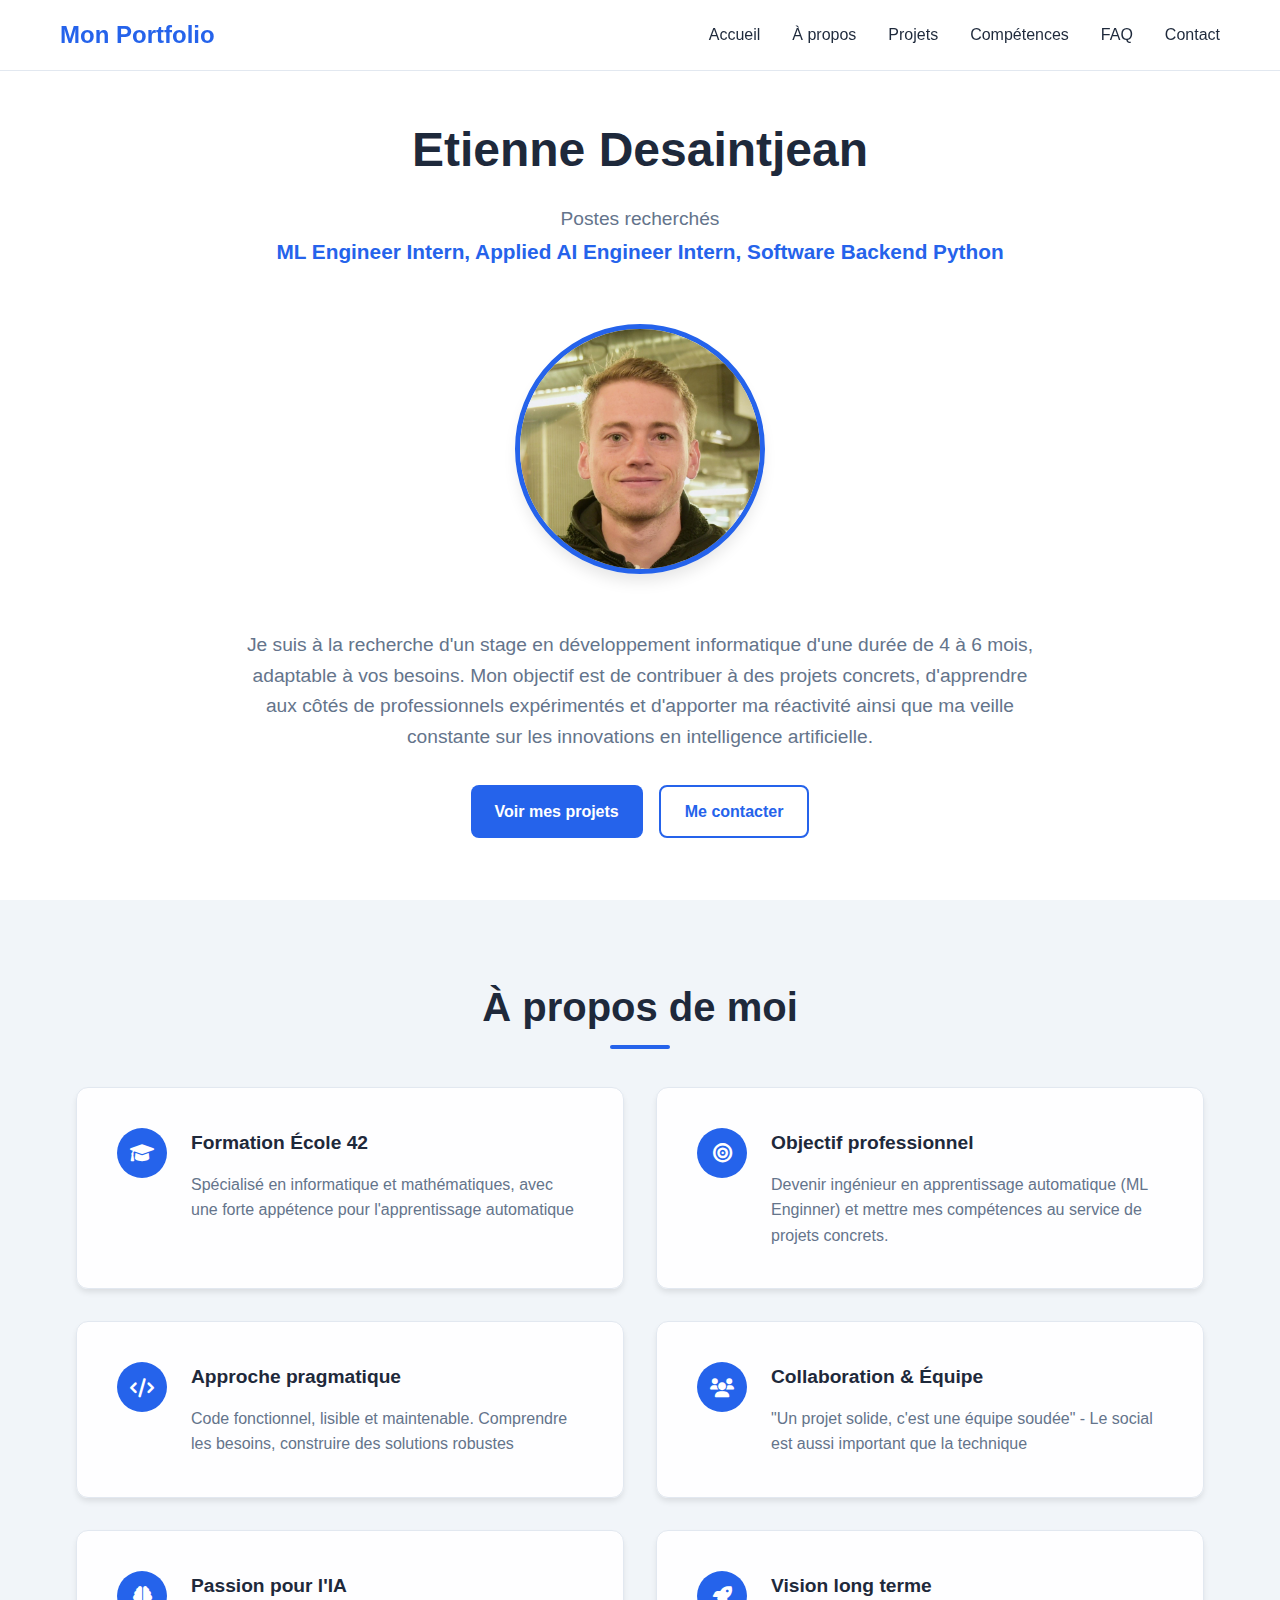
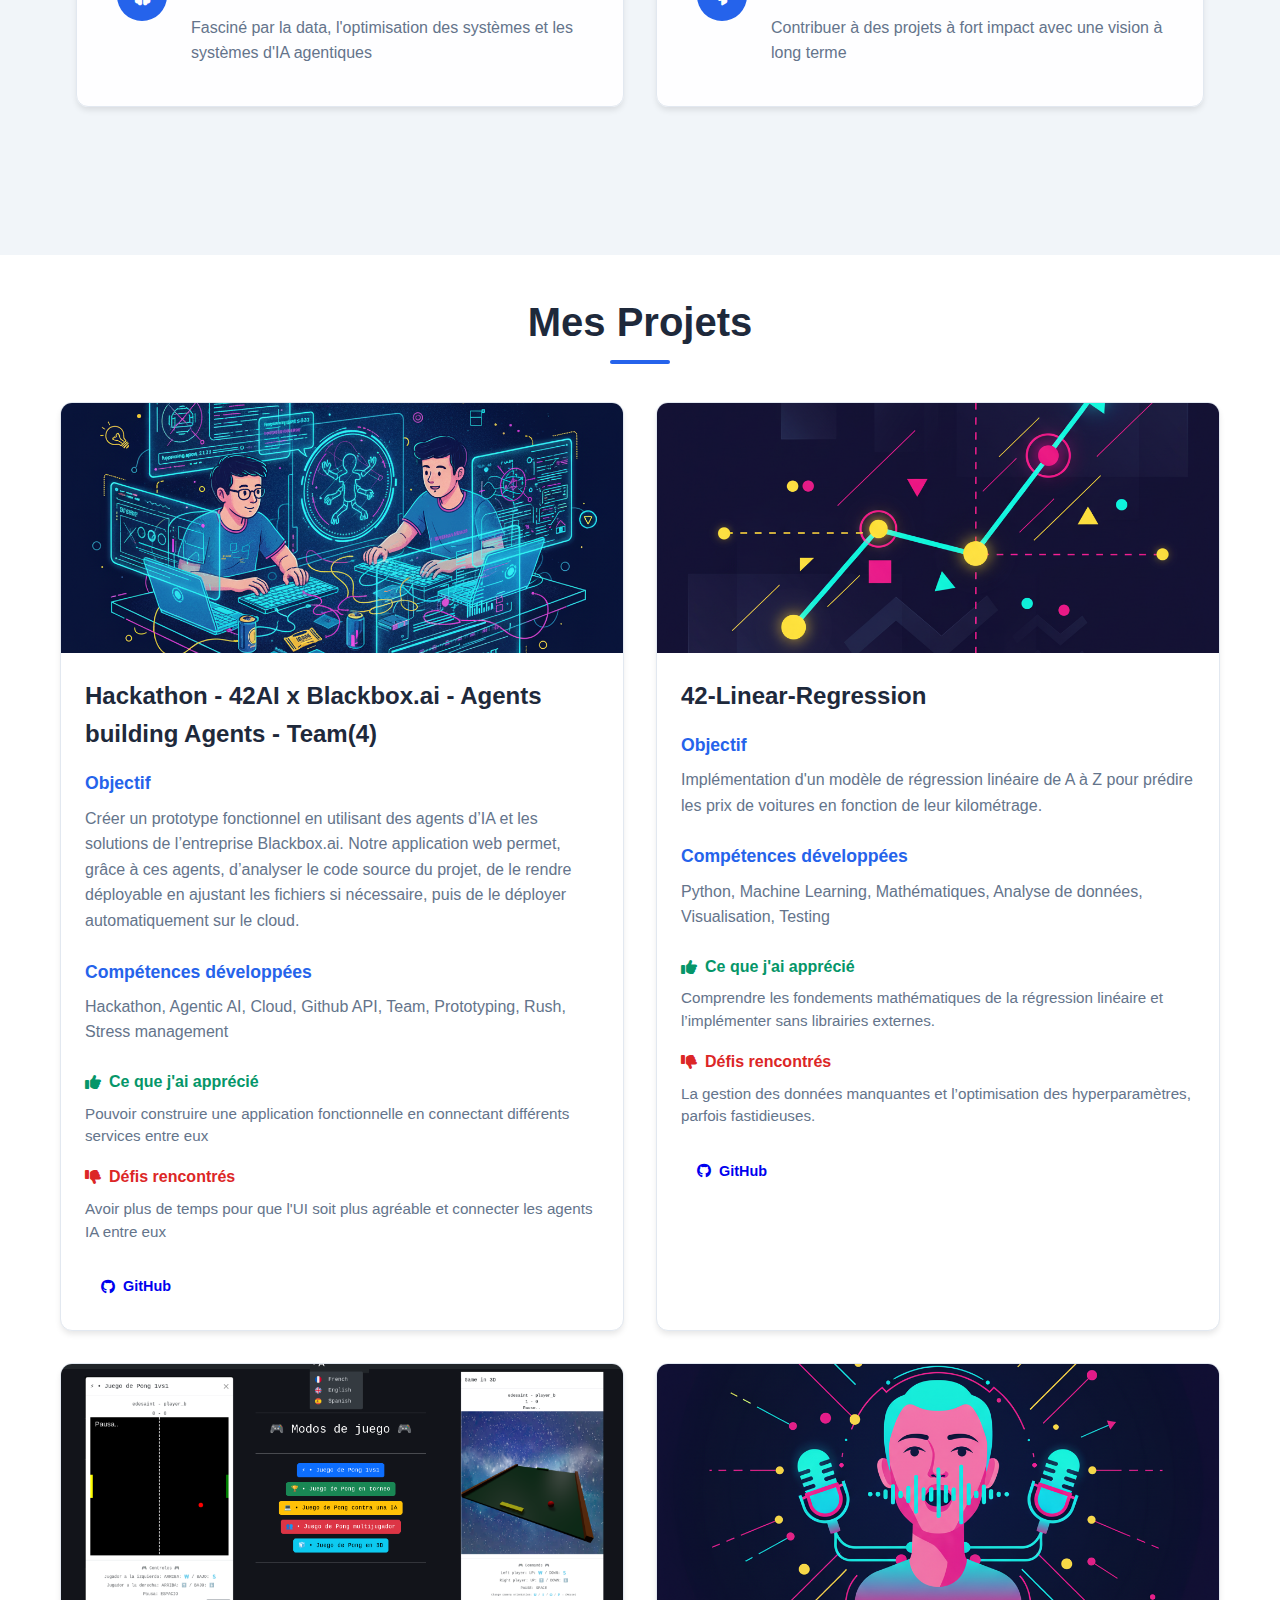
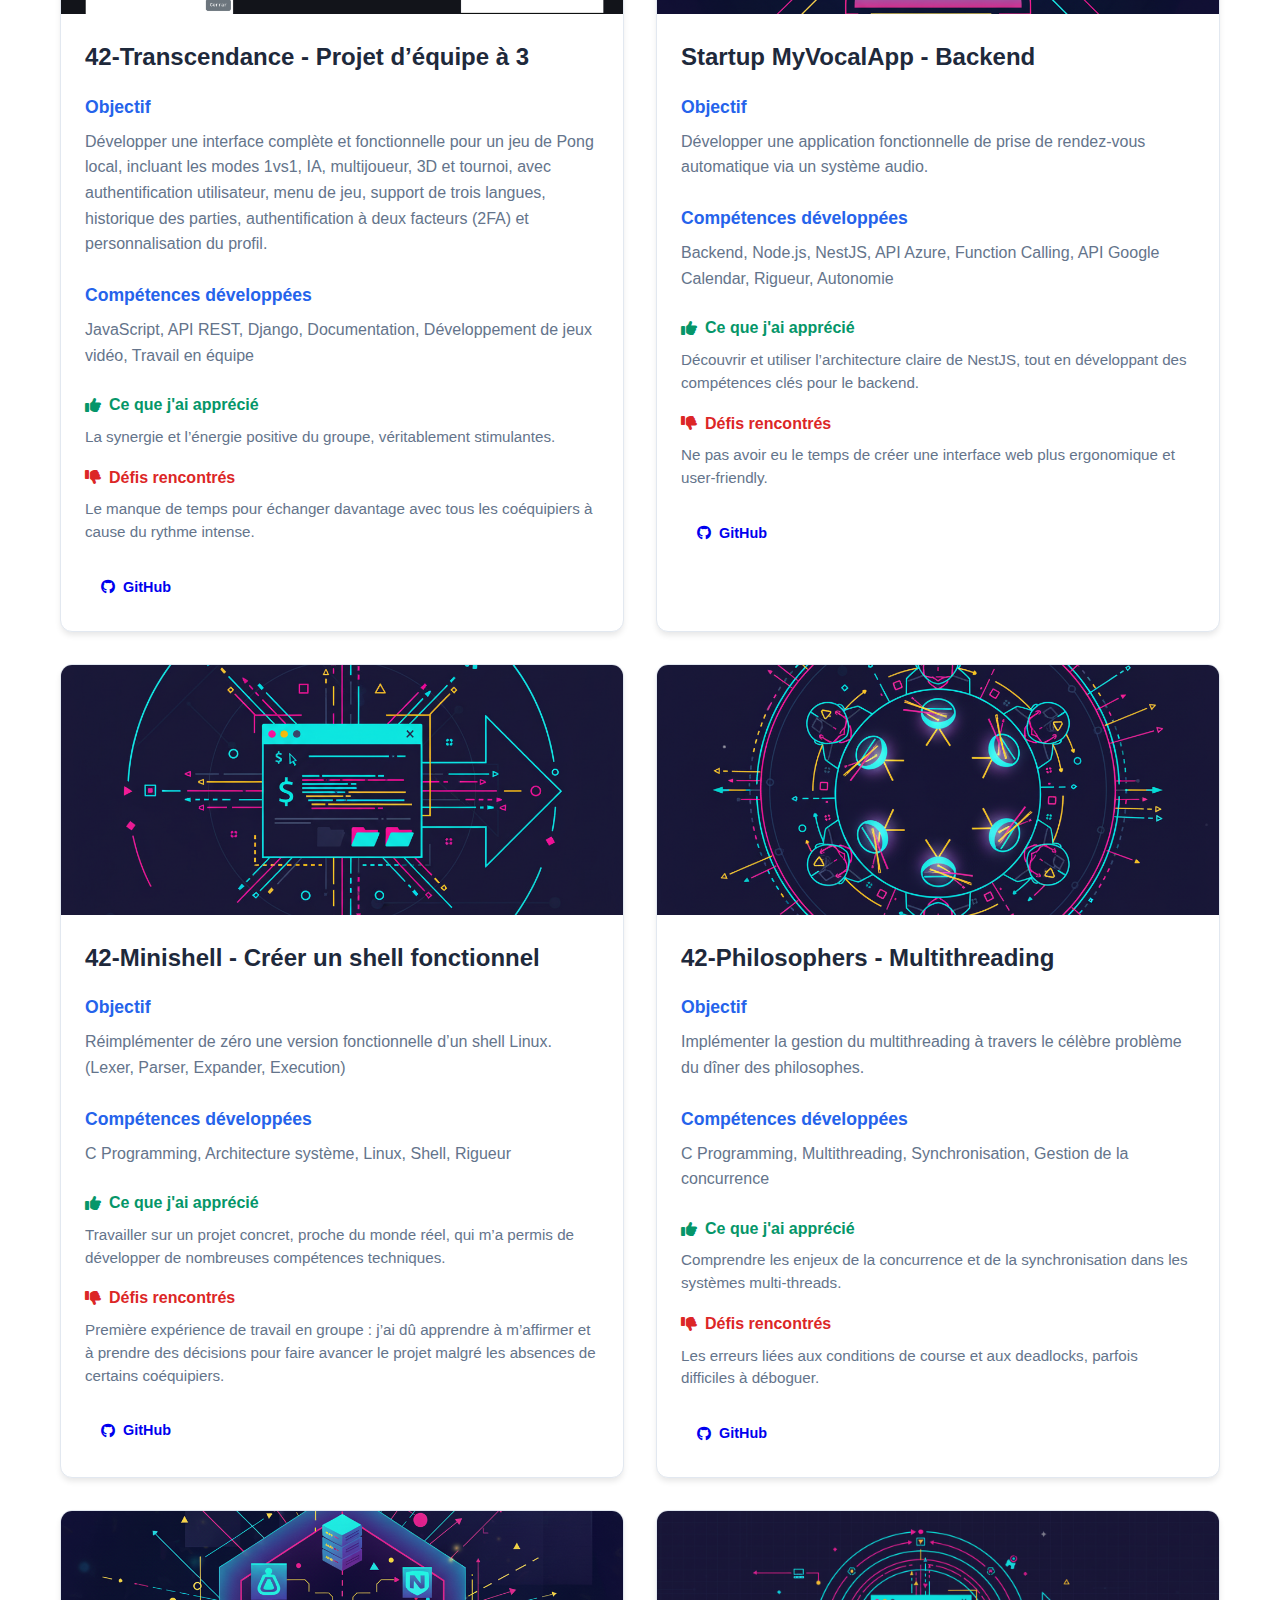
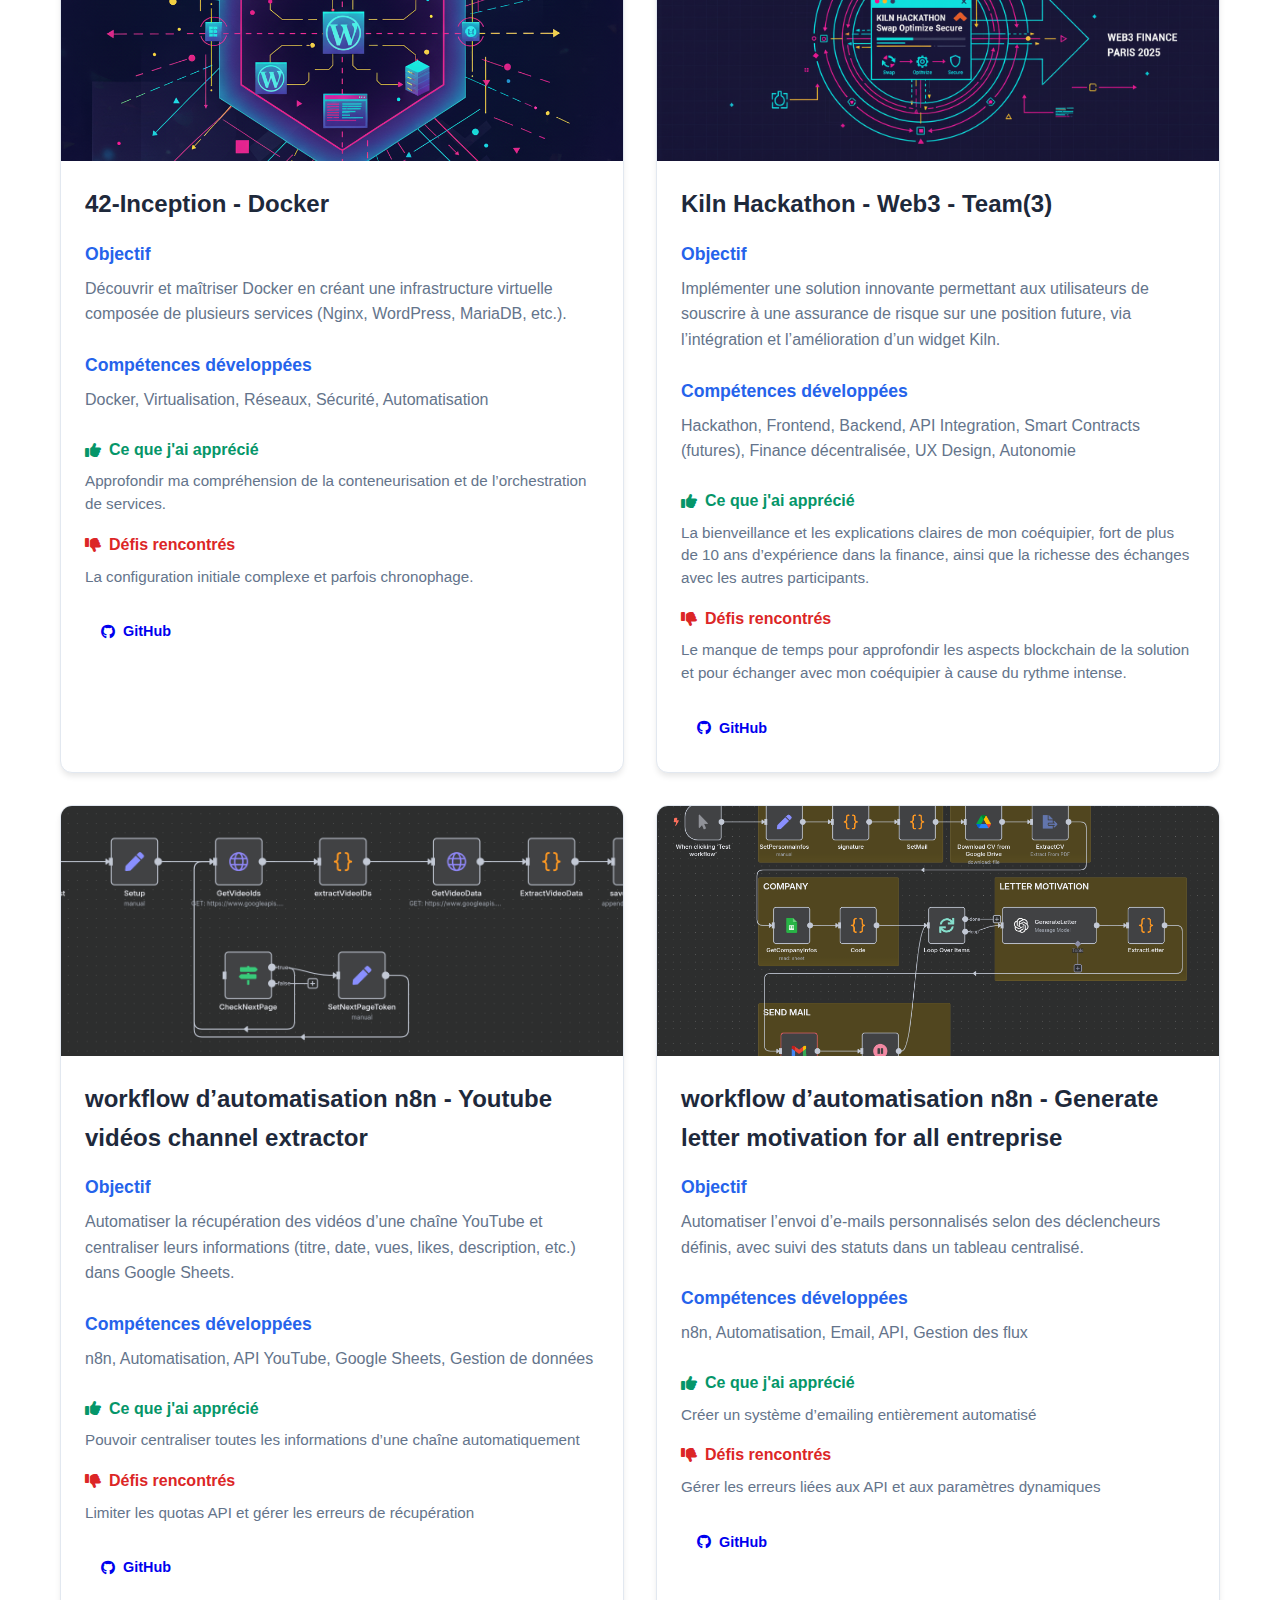
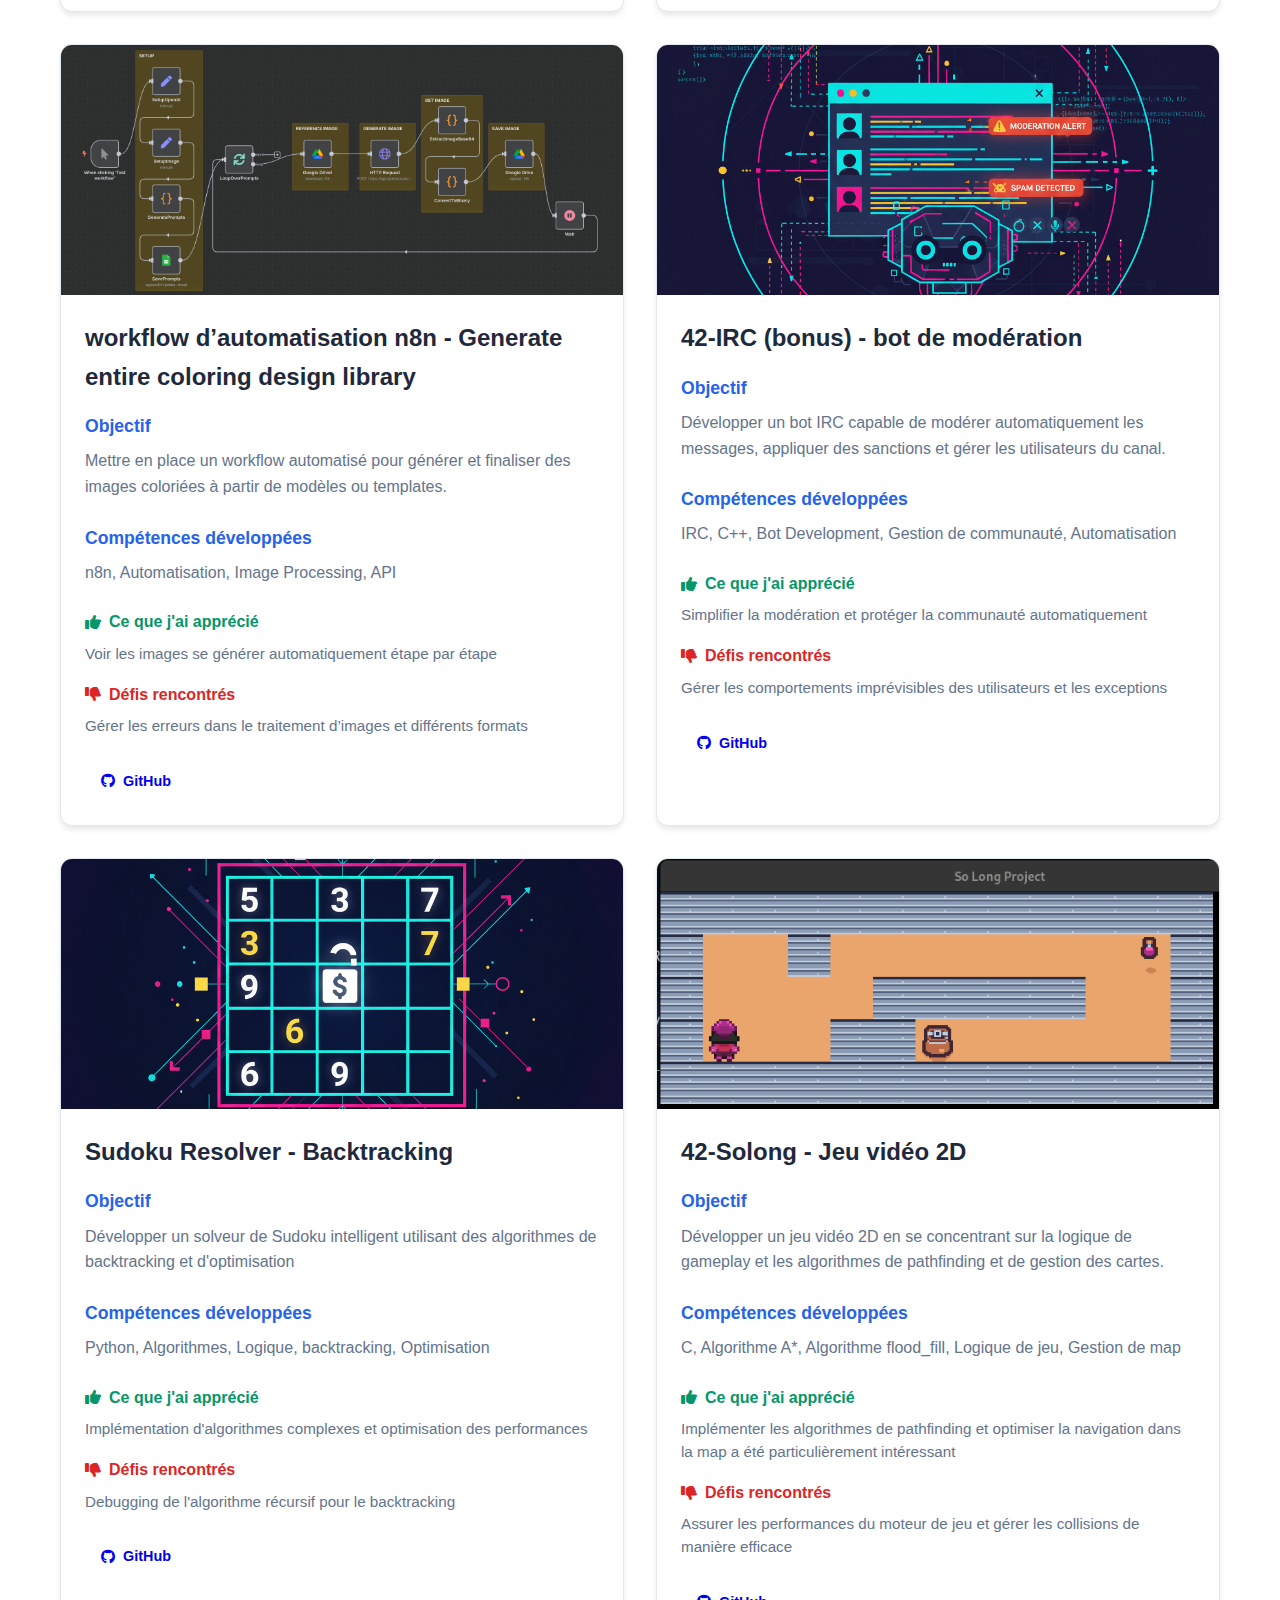
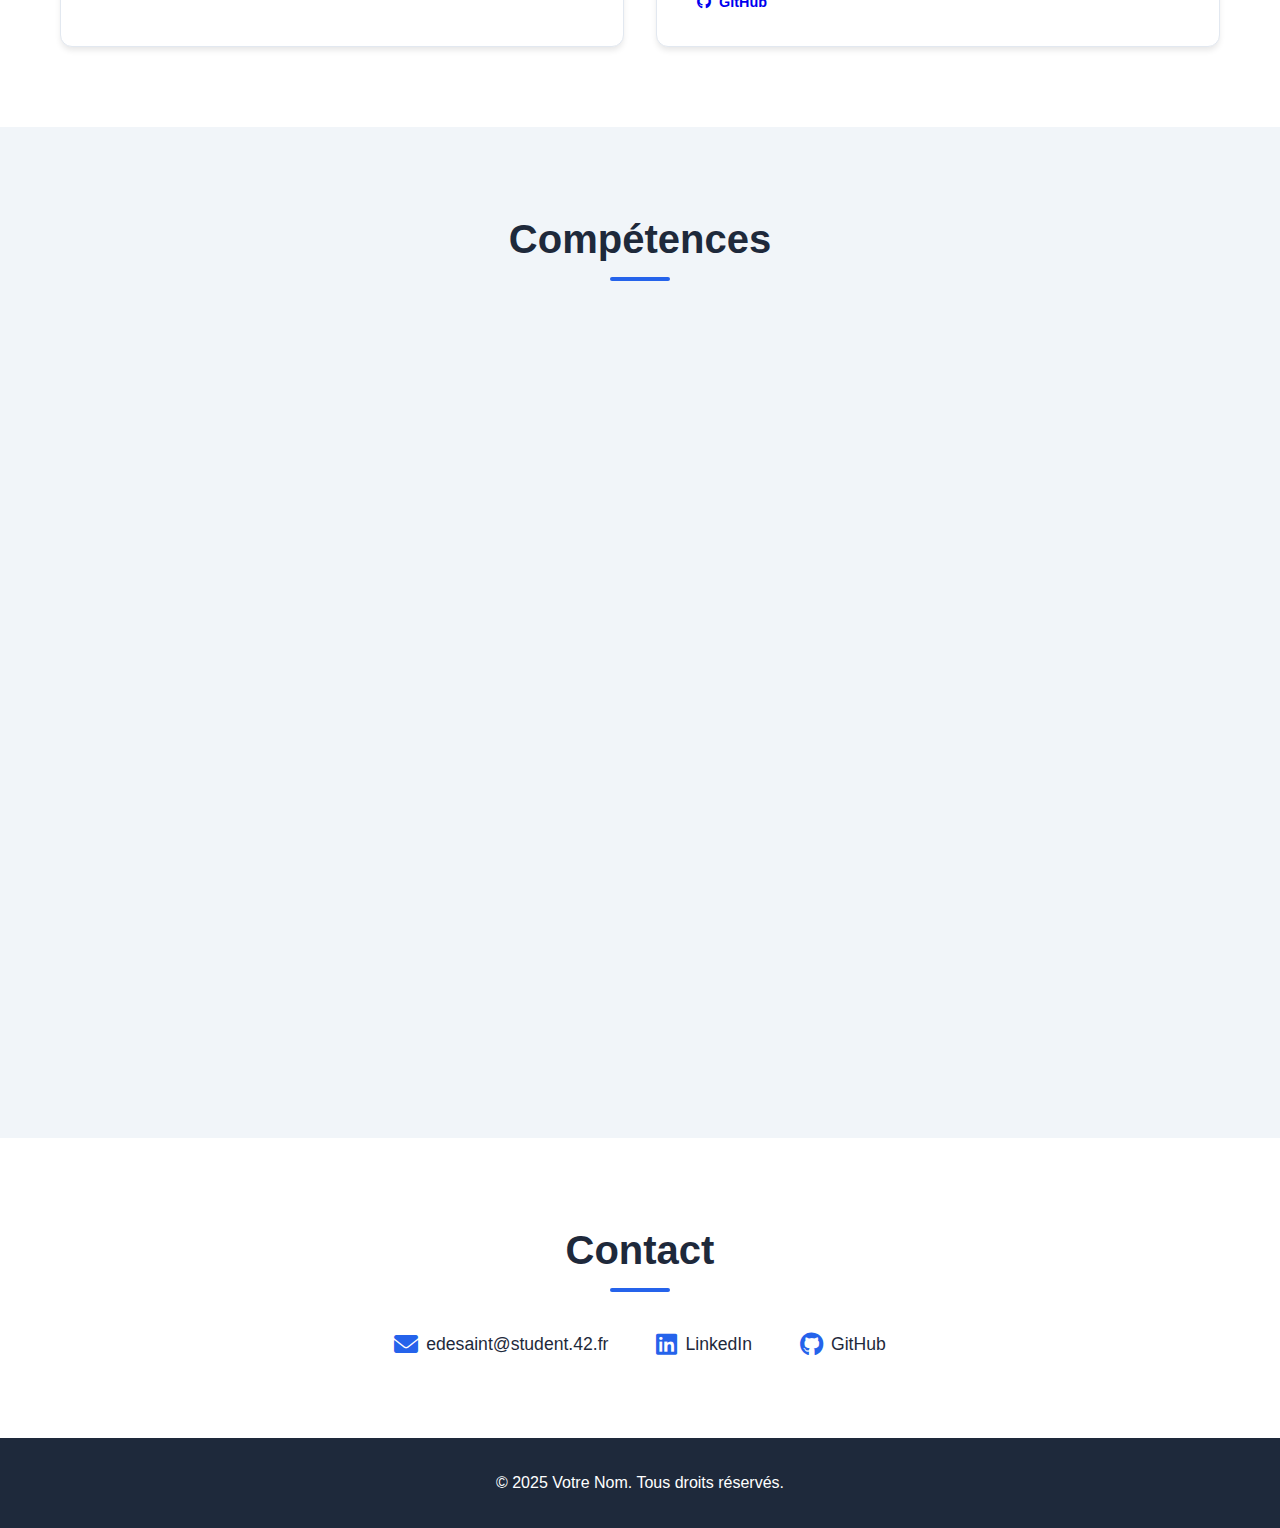
<file: index.html>
<!DOCTYPE html>
<html lang="fr">
<head>
    <meta charset="UTF-8">
    <meta name="viewport" content="width=device-width, initial-scale=1.0">
    <title>Portfolio Professionnel</title>
    <link rel="stylesheet" href="srcs/css/style.css">
    <link href="https://cdnjs.cloudflare.com/ajax/libs/font-awesome/6.0.0/css/all.min.css" rel="stylesheet">
</head>
<body>
    <!-- Navigation -->
    <nav class="navbar">
        <div class="nav-container">
            <div class="nav-logo">
                <h2>Mon Portfolio</h2>
            </div>
            <ul class="nav-menu">
                <li class="nav-item">
                    <a href="#accueil" class="nav-link">Accueil</a>
                </li>
                <li class="nav-item">
                    <a href="#a-propos" class="nav-link">À propos</a>
                </li>
                <li class="nav-item">
                    <a href="#projets" class="nav-link">Projets</a>
                </li>
                <li class="nav-item">
                    <a href="#competences" class="nav-link">Compétences</a>
                </li>
                <li class="nav-item">
                    <a href="faq.html" class="nav-link">FAQ</a>
                </li>
                <li class="nav-item">
                    <a href="#contact" class="nav-link">Contact</a>
                </li>
            </ul>
            <div class="hamburger">
                <span class="bar"></span>
                <span class="bar"></span>
                <span class="bar"></span>
            </div>
        </div>
    </nav>

    <!-- Section Accueil -->
    <section id="accueil" class="hero-merged">
        <div class="hero-info">
            <h1 backgroundcolor="blue">Etienne Desaintjean</h1>
            <p>Postes recherchés</p>
            <p class="hero-subtitle">ML Engineer Intern,  Applied AI Engineer Intern,  Software Backend Python</p>
        </div>
        
        <div class="hero-image">
            <img src="img/photo-profil.jpg" alt="Photo de profil" class="profile-img">
        </div>
        
        <p>Je suis à la recherche d'un stage en développement informatique d'une durée de 4 à 6 mois, adaptable à vos besoins. Mon objectif est de contribuer à des projets concrets, d'apprendre aux côtés de professionnels expérimentés et d'apporter ma réactivité ainsi que ma veille constante sur les innovations en intelligence artificielle.</p>
        
        <div class="hero-buttons">
            <a href="#projets" class="btn btn-primary">Voir mes projets</a>
            <a href="#contact" class="btn btn-secondary">Me contacter</a>
        </div>
    </section>
      

    <!-- Section À propos -->
    <section id="a-propos" class="about">
        <div class="container">
            <h2 class="section-title">À propos de moi</h2>
            <div class="hero-highlights">
                <div class="highlight-item">
                  <div class="highlight-icon">
                    <i class="fas fa-graduation-cap"></i>
                  </div>
                  <div class="highlight-content">
                    <h3>Formation École 42</h3>
                    <p>Spécialisé en informatique et mathématiques, avec une forte appétence pour l'apprentissage automatique</p>
                  </div>
                </div>
    
                <div class="highlight-item">
                  <div class="highlight-icon">
                    <i class="fas fa-bullseye"></i>
                  </div>
                  <div class="highlight-content">
                    <h3>Objectif professionnel</h3>
                    <p>Devenir ingénieur en apprentissage automatique (ML Enginner) et mettre mes compétences au service de projets concrets.</p>
                  </div>
                </div>
    
                <div class="highlight-item">
                  <div class="highlight-icon">
                    <i class="fas fa-code"></i>
                  </div>
                  <div class="highlight-content">
                    <h3>Approche pragmatique</h3>
                    <p>Code fonctionnel, lisible et maintenable. Comprendre les besoins, construire des solutions robustes</p>
                  </div>
                </div>
    
                <div class="highlight-item">
                  <div class="highlight-icon">
                    <i class="fas fa-users"></i>
                  </div>
                  <div class="highlight-content">
                    <h3>Collaboration & Équipe</h3>
                    <p>"Un projet solide, c'est une équipe soudée" - Le social est aussi important que la technique</p>
                  </div>
                </div>
    
                <div class="highlight-item">
                  <div class="highlight-icon">
                    <i class="fas fa-brain"></i>
                  </div>
                  <div class="highlight-content">
                    <h3>Passion pour l'IA</h3>
                    <p>Fasciné par la data, l'optimisation des systèmes et les systèmes d'IA agentiques</p>
                  </div>
                </div>
    
                <div class="highlight-item">
                  <div class="highlight-icon">
                    <i class="fas fa-rocket"></i>
                  </div>
                  <div class="highlight-content">
                    <h3>Vision long terme</h3>
                    <p>Contribuer à des projets à fort impact avec une vision à long terme</p>
                  </div>
                </div>
            </div>
        </div>
    </section>

    <!-- Section Projets -->
    <section id="projets" class="projects">
        <div class="container">
            <h2 class="section-title">Mes Projets</h2>
            <div class="projects-grid">
                <!-- Les projets seront générés dynamiquement par JavaScript -->
            </div>
        </div>
    </section>

    <!-- Section Compétences -->
    <section id="competences" class="skills">
        <div class="container">
            <h2 class="section-title">Compétences</h2>
            <div class="skills-grid">

                <div class="skill-category">
                    <h3>Frontend</h3>
                    <div class="skill-list">
                        <span class="skill-tag">HTML5</span>
                        <span class="skill-tag">CSS3</span>
                        <span class="skill-tag">JavaScript</span>
                        <span class="skill-tag">React</span>
                        <span class="skill-tag">UX Design</span>
                        <span class="skill-tag">Jeux 2D / Canvas</span>
                    </div>
                </div>

                <div class="skill-category">
                    <h3>Backend</h3>
                    <div class="skill-list">
                        <span class="skill-tag">Python</span>
                        <span class="skill-tag">Node.js / NestJS</span>
                        <span class="skill-tag">API REST</span>
                        <span class="skill-tag">SQLite & Google Sheets</span>
                        <span class="skill-tag">Automatisation / n8n</span>
                        <span class="skill-tag">Multithreading / Concurrence</span>
                        <span class="skill-tag">C / Systèmes Linux</span>
                    </div>
                </div>

                <div class="skill-category">
                    <h3>Outils & DevOps</h3>
                    <div class="skill-list">
                        <span class="skill-tag">Git</span>
                        <span class="skill-tag">Docker & Conteneurisation</span>
                        <span class="skill-tag">VS Code</span>
                        <span class="skill-tag">Postman</span>
                        <span class="skill-tag">Bots IRC & Scripts automatisés</span>
                    </div>
                </div>

                <div class="skill-category">
                    <h3>Soft Skills</h3>
                    <div class="skill-list">
                        <span class="skill-tag">Travail en équipe</span>
                        <span class="skill-tag">Rigueur & Autonomie</span>
                        <span class="skill-tag">Gestion du stress et des délais</span>
                        <span class="skill-tag">Prototypage rapide</span>
                        <span class="skill-tag">Documentation & Communication</span>
                    </div>
                </div>

                <div class="skill-category">
                    <h3>Esprit Analytique & Compétences Cognitives</h3>
                    <div class="skill-list">
                        <span class="skill-tag">Rubik’s Cube – Algorithmes & Pattern Recognition</span>
                        <span class="skill-tag">Échecs – Stratégie et planification</span>
                        <span class="skill-tag">Competitive coding – Clash of Code</span>
                    </div>
                </div>

                <div class="skill-category">
                    <h3>Discipline & Engagement</h3>
                    <div class="skill-list">
                        <span class="skill-tag">Tennis de table – Discipline & Compétition</span>
                        <span class="skill-tag">Bénévolat VivaTech – Accueil et communication</span>
                        <span class="skill-tag">Travail physique & Maintenance de cultures</span>
                        <span class="skill-tag">Persévérance et esprit d’initiative</span>
                    </div>
                </div>
            </div>
        </div>
    </section>



    <!-- Section Contact -->
    <section id="contact" class="contact">
        <div class="container">
            <h2 class="section-title">Contact</h2>
            <div class="contact-content">
                <div class="contact-info">
                    <div class="contact-item">
                        <i class="fas fa-envelope"></i>
                        <span>edesaint@student.42.fr</span>
                    </div>
                    <div class="contact-item">
                        <i class="fab fa-linkedin"></i>
                        <a href="https://www.linkedin.com/in/etienne-desaintjean-49781a316/" target="_blank">LinkedIn</a>
                    </div>
                    <div class="contact-item">
                        <i class="fab fa-github"></i>
                        <a href="https://github.com/afuma" target="_blank">GitHub</a>
                    </div>
                </div>
            </div>
        </div>
    </section>

    <!-- Footer -->
    <footer class="footer">
        <div class="container">
            <p>&copy; 2025 Votre Nom. Tous droits réservés.</p>
        </div>
    </footer>

    <script src="srcs/js/script.js"></script>
    <script src="srcs/js/projects-config.js"></script>
    <script src="srcs/js/projects.js"></script>
</body>
</html>
</file>
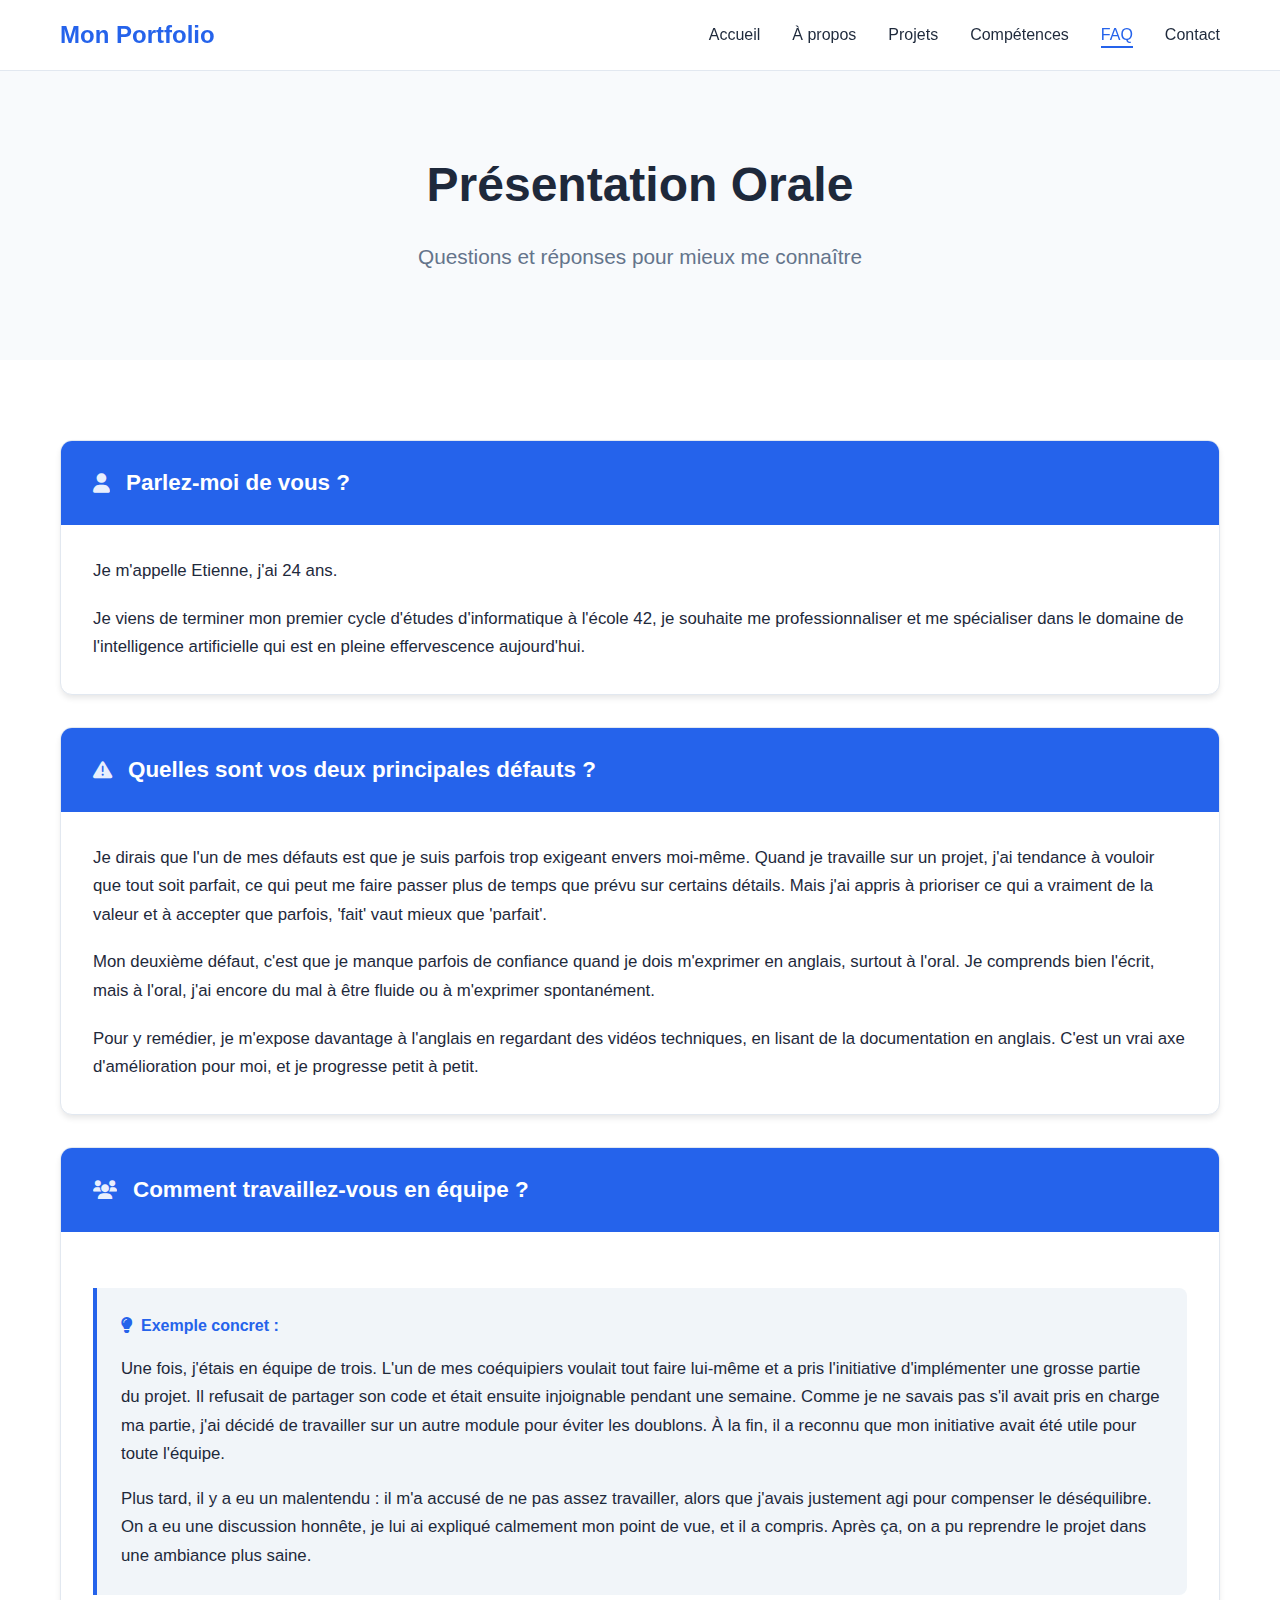
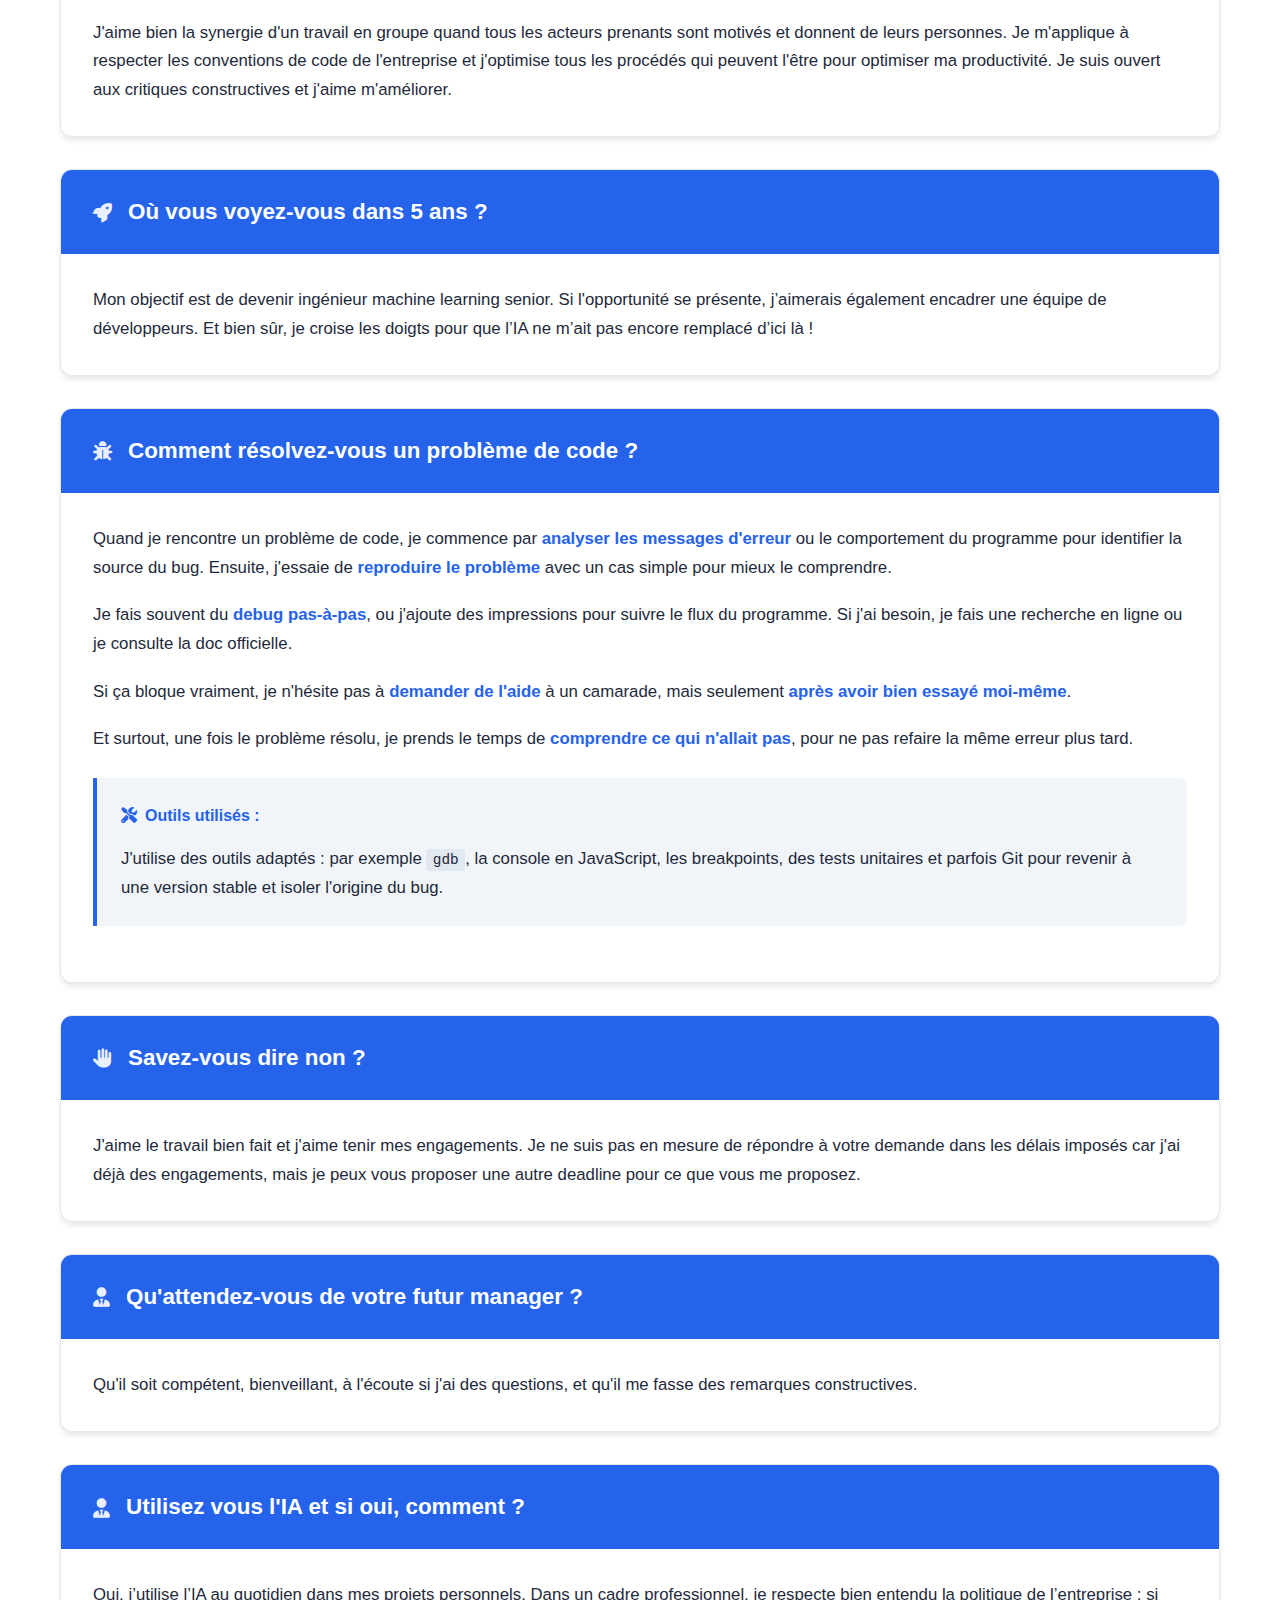
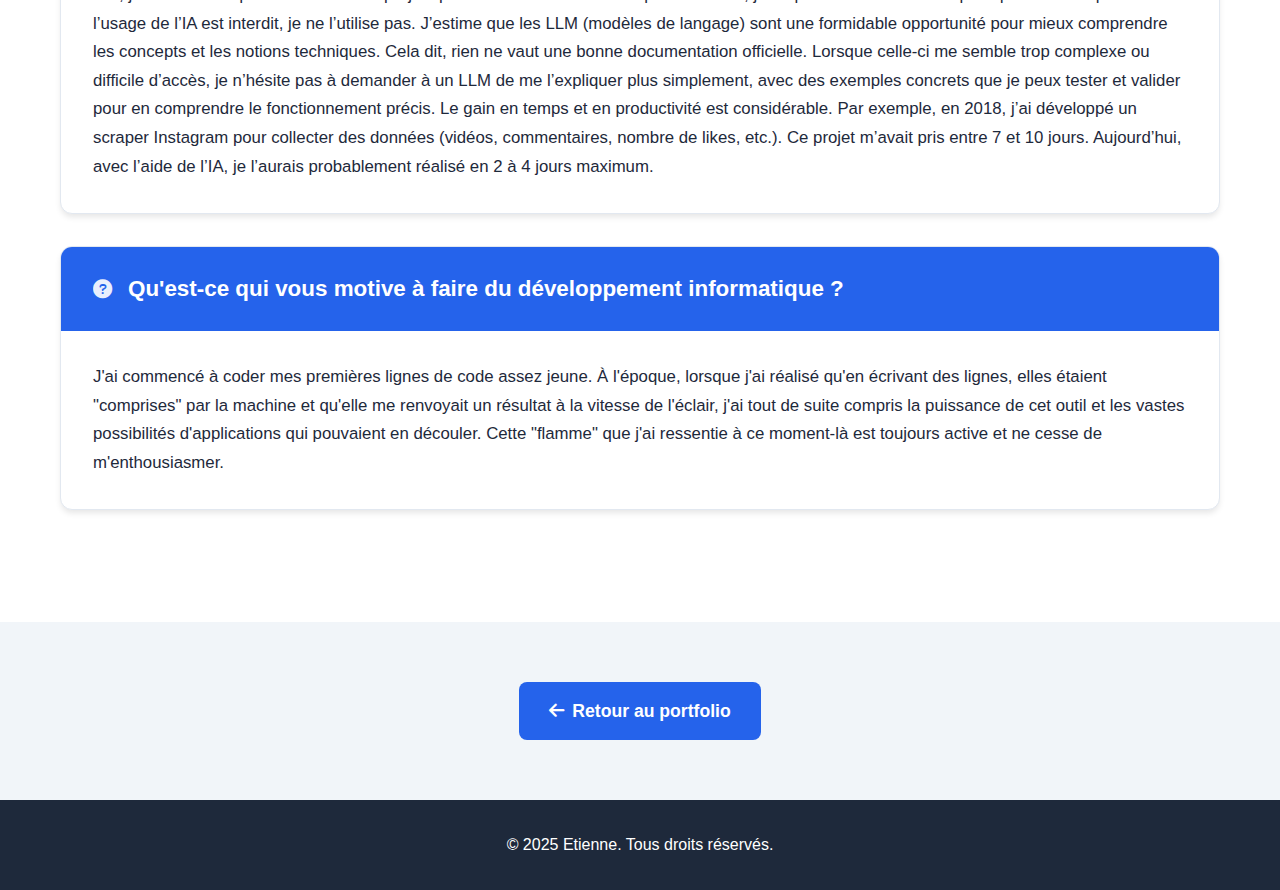
<file: faq.html>
<!DOCTYPE html>
<html lang="fr">
<head>
    <meta charset="UTF-8">
    <meta name="viewport" content="width=device-width, initial-scale=1.0">
    <title>FAQ - Présentation Orale</title>
    <link rel="stylesheet" href="srcs/css/style.css">
    <link rel="stylesheet" href="srcs/css/faq.css">
    <link href="https://cdnjs.cloudflare.com/ajax/libs/font-awesome/6.0.0/css/all.min.css" rel="stylesheet">
</head>
<body>
    <!-- Navigation -->
    <nav class="navbar">
        <div class="nav-container">
            <div class="nav-logo">
                <h2>Mon Portfolio</h2>
            </div>
            <ul class="nav-menu">
                <li class="nav-item">
                    <a href="index.html" class="nav-link">Accueil</a>
                </li>
                <li class="nav-item">
                    <a href="index.html#a-propos" class="nav-link">À propos</a>
                </li>
                <li class="nav-item">
                    <a href="index.html#projets" class="nav-link">Projets</a>
                </li>
                <li class="nav-item">
                    <a href="index.html#competences" class="nav-link">Compétences</a>
                </li>
                <li class="nav-item">
                    <a href="faq.html" class="nav-link active">FAQ</a>
                </li>
                <li class="nav-item">
                    <a href="index.html#contact" class="nav-link">Contact</a>
                </li>
            </ul>
            <div class="hamburger">
                <span class="bar"></span>
                <span class="bar"></span>
                <span class="bar"></span>
            </div>
        </div>
    </nav>

    <!-- Section FAQ -->
    <section class="faq-hero">
        <div class="container">
            <h1>Présentation Orale</h1>
            <p class="faq-subtitle">Questions et réponses pour mieux me connaître</p>
        </div>
    </section>

    <!-- Contenu FAQ -->
    <section class="faq-content">
        <div class="container">
            
            <!-- Question 1 -->
            <div class="faq-item">
                <h2 class="faq-question">
                    <i class="fas fa-user"></i>
                    Parlez-moi de vous ?
                </h2>
                <div class="faq-answer">
                    <p>Je m'appelle Etienne, j'ai 24 ans.</p>
                    <p>Je viens de terminer mon premier cycle d'études d'informatique à l'école 42, je souhaite me professionnaliser et me spécialiser dans le domaine de l'intelligence artificielle qui est en pleine effervescence aujourd'hui.</p>
                </div>
            </div>

            <!-- Question 2 -->
            <div class="faq-item">
                <h2 class="faq-question">
                    <i class="fas fa-exclamation-triangle"></i>
                    Quelles sont vos deux principales défauts ?
                </h2>
                <div class="faq-answer">
                    <p>Je dirais que l'un de mes défauts est que je suis parfois trop exigeant envers moi-même. Quand je travaille sur un projet, j'ai tendance à vouloir que tout soit parfait, ce qui peut me faire passer plus de temps que prévu sur certains détails. Mais j'ai appris à prioriser ce qui a vraiment de la valeur et à accepter que parfois, 'fait' vaut mieux que 'parfait'.</p>
                    <p>Mon deuxième défaut, c'est que je manque parfois de confiance quand je dois m'exprimer en anglais, surtout à l'oral. Je comprends bien l'écrit, mais à l'oral, j'ai encore du mal à être fluide ou à m'exprimer spontanément.</p>
                    <p>Pour y remédier, je m'expose davantage à l'anglais en regardant des vidéos techniques, en lisant de la documentation en anglais. C'est un vrai axe d'amélioration pour moi, et je progresse petit à petit.</p>
                </div>
            </div>

            <!-- Question 3 -->
            <div class="faq-item">
                <h2 class="faq-question">
                    <i class="fas fa-users"></i>
                    Comment travaillez-vous en équipe ?
                </h2>
                <div class="faq-answer">
                    <div class="example-box">
                        <h4><i class="fas fa-lightbulb"></i> Exemple concret :</h4>
                        <p>Une fois, j'étais en équipe de trois. L'un de mes coéquipiers voulait tout faire lui-même et a pris l'initiative d'implémenter une grosse partie du projet. Il refusait de partager son code et était ensuite injoignable pendant une semaine. Comme je ne savais pas s'il avait pris en charge ma partie, j'ai décidé de travailler sur un autre module pour éviter les doublons. À la fin, il a reconnu que mon initiative avait été utile pour toute l'équipe.</p>
                        <p>Plus tard, il y a eu un malentendu : il m'a accusé de ne pas assez travailler, alors que j'avais justement agi pour compenser le déséquilibre. On a eu une discussion honnête, je lui ai expliqué calmement mon point de vue, et il a compris. Après ça, on a pu reprendre le projet dans une ambiance plus saine.</p>
                    </div>
                    <p>J'aime bien la synergie d'un travail en groupe quand tous les acteurs prenants sont motivés et donnent de leurs personnes. Je m'applique à respecter les conventions de code de l'entreprise et j'optimise tous les procédés qui peuvent l'être pour optimiser ma productivité. Je suis ouvert aux critiques constructives et j'aime m'améliorer.</p>
                </div>
            </div>

            <!-- Question 4 -->
            <div class="faq-item">
                <h2 class="faq-question">
                    <i class="fas fa-rocket"></i>
                    Où vous voyez-vous dans 5 ans ?
                </h2>
                <div class="faq-answer">
                    <p>Mon objectif est de devenir ingénieur machine learning senior.
                        Si l'opportunité se présente, j’aimerais également encadrer une équipe de développeurs.
                        Et bien sûr, je croise les doigts pour que l’IA ne m’ait pas encore remplacé d’ici là !</p>
                </div>
            </div>

            <!-- Question 5 -->
            <div class="faq-item">
                <h2 class="faq-question">
                    <i class="fas fa-bug"></i>
                    Comment résolvez-vous un problème de code ?
                </h2>
                <div class="faq-answer">
                    <p>Quand je rencontre un problème de code, je commence par <strong>analyser les messages d'erreur</strong> ou le comportement du programme pour identifier la source du bug. Ensuite, j'essaie de <strong>reproduire le problème</strong> avec un cas simple pour mieux le comprendre.</p>
                    <p>Je fais souvent du <strong>debug pas-à-pas</strong>, ou j'ajoute des impressions pour suivre le flux du programme. Si j'ai besoin, je fais une recherche en ligne ou je consulte la doc officielle.</p>
                    <p>Si ça bloque vraiment, je n'hésite pas à <strong>demander de l'aide</strong> à un camarade, mais seulement <strong>après avoir bien essayé moi-même</strong>.</p>
                    <p>Et surtout, une fois le problème résolu, je prends le temps de <strong>comprendre ce qui n'allait pas</strong>, pour ne pas refaire la même erreur plus tard.</p>
                    <div class="tools-box">
                        <h4><i class="fas fa-tools"></i> Outils utilisés :</h4>
                        <p>J'utilise des outils adaptés : par exemple <code>gdb</code>, la console en JavaScript, les breakpoints, des tests unitaires et parfois Git pour revenir à une version stable et isoler l'origine du bug.</p>
                    </div>
                </div>
            </div>

            <!-- Question 6 -->
            <div class="faq-item">
                <h2 class="faq-question">
                    <i class="fas fa-hand-paper"></i>
                    Savez-vous dire non ?
                </h2>
                <div class="faq-answer">
                    <p>J'aime le travail bien fait et j'aime tenir mes engagements. Je ne suis pas en mesure de répondre à votre demande dans les délais imposés car j'ai déjà des engagements, mais je peux vous proposer une autre deadline pour ce que vous me proposez.</p>
                </div>
            </div>

            <!-- Question 7 -->
            <div class="faq-item">
                <h2 class="faq-question">
                    <i class="fas fa-user-tie"></i>
                    Qu'attendez-vous de votre futur manager ?
                </h2>
                <div class="faq-answer">
                    <p>Qu'il soit compétent, bienveillant, à l'écoute si j'ai des questions, et qu'il me fasse des remarques constructives.</p>
                </div>
            </div>

            <!-- Question 8 -->
            <div class="faq-item">
                <h2 class="faq-question">
                    <i class="fas fa-user-tie"></i>
                    Utilisez vous l'IA et si oui, comment ?
                </h2>
                <div class="faq-answer">
                    <p>
                        Oui, j’utilise l’IA au quotidien dans mes projets personnels.  
                        Dans un cadre professionnel, je respecte bien entendu la politique de l’entreprise :  
                        si l’usage de l’IA est interdit, je ne l’utilise pas.
                    
                        J’estime que les LLM (modèles de langage) sont une formidable opportunité pour mieux comprendre  
                        les concepts et les notions techniques.  
                        Cela dit, rien ne vaut une bonne documentation officielle.  
                        Lorsque celle-ci me semble trop complexe ou difficile d’accès,  
                        je n’hésite pas à demander à un LLM de me l’expliquer plus simplement,  
                        avec des exemples concrets que je peux tester et valider pour en comprendre le fonctionnement précis.
                    
                        Le gain en temps et en productivité est considérable.  
                    
                        Par exemple, en 2018, j’ai développé un scraper Instagram pour collecter des données (vidéos, commentaires, nombre de likes, etc.).  
                        Ce projet m’avait pris entre 7 et 10 jours.  
                        Aujourd’hui, avec l’aide de l’IA, je l’aurais probablement réalisé en 2 à 4 jours maximum.
                    </p>
                </div>
            </div>

            <!-- Question 9 -->
            <div class="faq-item">
                <h2 class="faq-question">
                    <i class="fas fa-question-circle"></i>
                    Qu'est-ce qui vous motive à faire du développement informatique ?
                </h2>
                <div class="faq-answer">
                    <p>
                        J'ai commencé à coder mes premières lignes de code assez jeune.  
                        À l'époque, lorsque j'ai réalisé qu'en écrivant des lignes,  
                        elles étaient "comprises" par la machine  
                        et qu'elle me renvoyait un résultat à la vitesse de l'éclair,  
                        j'ai tout de suite compris la puissance de cet outil  
                        et les vastes possibilités d'applications qui pouvaient en découler.  
                        Cette "flamme" que j'ai ressentie à ce moment-là est toujours active  
                        et ne cesse de m'enthousiasmer.
                    </p>
                </div>
            </div>
        </div>
    </section>

    <!-- Bouton retour -->
    <section class="back-section">
        <div class="container">
            <a href="index.html" class="btn btn-primary">
                <i class="fas fa-arrow-left"></i>
                Retour au portfolio
            </a>
        </div>
    </section>

    <!-- Footer -->
    <footer class="footer">
        <div class="container">
            <p>&copy; 2025 Etienne. Tous droits réservés.</p>
        </div>
    </footer>

    <script src="srcs/js/script.js"></script>
</body>
</html>
</file>
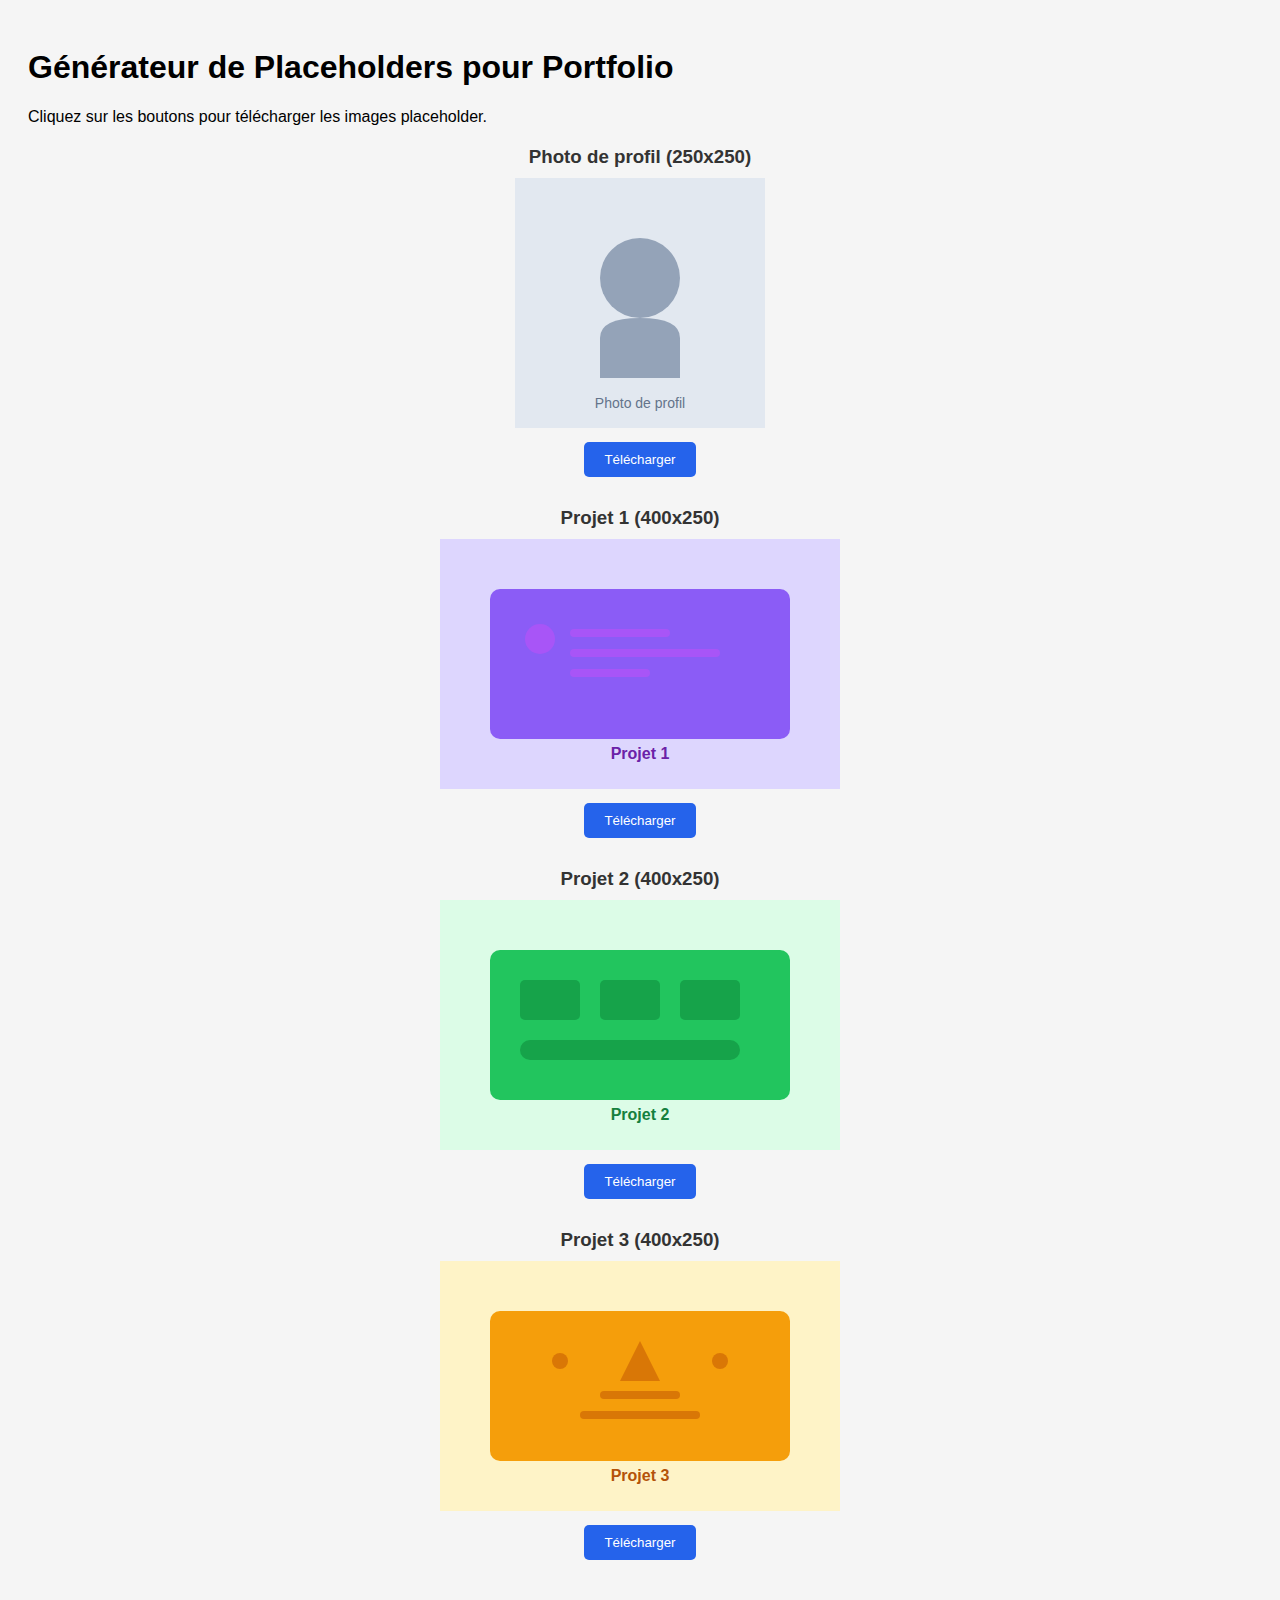
<file: img/placeholder-generator.html>
<!DOCTYPE html>
<html lang="fr">
<head>
    <meta charset="UTF-8">
    <meta name="viewport" content="width=device-width, initial-scale=1.0">
    <title>Générateur de Placeholders</title>
    <style>
        body {
            font-family: Arial, sans-serif;
            padding: 20px;
            background: #f5f5f5;
        }
        .placeholder {
            margin: 20px 0;
            text-align: center;
        }
        .placeholder h3 {
            margin-bottom: 10px;
            color: #333;
        }
        .download-btn {
            background: #2563eb;
            color: white;
            padding: 10px 20px;
            border: none;
            border-radius: 5px;
            cursor: pointer;
            margin: 10px;
        }
        .download-btn:hover {
            background: #1d4ed8;
        }
    </style>
</head>
<body>
    <h1>Générateur de Placeholders pour Portfolio</h1>
    <p>Cliquez sur les boutons pour télécharger les images placeholder.</p>

    <div class="placeholder">
        <h3>Photo de profil (250x250)</h3>
        <svg width="250" height="250" id="profile">
            <rect width="250" height="250" fill="#e2e8f0"/>
            <circle cx="125" cy="100" r="40" fill="#94a3b8"/>
            <path d="M85 160 Q85 140 125 140 Q165 140 165 160 L165 200 L85 200 Z" fill="#94a3b8"/>
            <text x="125" y="230" text-anchor="middle" fill="#64748b" font-size="14">Photo de profil</text>
        </svg>
        <br>
        <button class="download-btn" onclick="downloadSVG('profile', 'profile.jpg')">Télécharger</button>
    </div>

    <div class="placeholder">
        <h3>Projet 1 (400x250)</h3>
        <svg width="400" height="250" id="project1">
            <rect width="400" height="250" fill="#ddd6fe"/>
            <rect x="50" y="50" width="300" height="150" fill="#8b5cf6" rx="10"/>
            <circle cx="100" cy="100" r="15" fill="#a855f7"/>
            <rect x="130" y="90" width="100" height="8" fill="#a855f7" rx="4"/>
            <rect x="130" y="110" width="150" height="8" fill="#a855f7" rx="4"/>
            <rect x="130" y="130" width="80" height="8" fill="#a855f7" rx="4"/>
            <text x="200" y="220" text-anchor="middle" fill="#6b21a8" font-size="16" font-weight="bold">Projet 1</text>
        </svg>
        <br>
        <button class="download-btn" onclick="downloadSVG('project1', 'project1.jpg')">Télécharger</button>
    </div>

    <div class="placeholder">
        <h3>Projet 2 (400x250)</h3>
        <svg width="400" height="250" id="project2">
            <rect width="400" height="250" fill="#dcfce7"/>
            <rect x="50" y="50" width="300" height="150" fill="#22c55e" rx="10"/>
            <rect x="80" y="80" width="60" height="40" fill="#16a34a" rx="5"/>
            <rect x="160" y="80" width="60" height="40" fill="#16a34a" rx="5"/>
            <rect x="240" y="80" width="60" height="40" fill="#16a34a" rx="5"/>
            <rect x="80" y="140" width="220" height="20" fill="#16a34a" rx="10"/>
            <text x="200" y="220" text-anchor="middle" fill="#15803d" font-size="16" font-weight="bold">Projet 2</text>
        </svg>
        <br>
        <button class="download-btn" onclick="downloadSVG('project2', 'project2.jpg')">Télécharger</button>
    </div>

    <div class="placeholder">
        <h3>Projet 3 (400x250)</h3>
        <svg width="400" height="250" id="project3">
            <rect width="400" height="250" fill="#fef3c7"/>
            <rect x="50" y="50" width="300" height="150" fill="#f59e0b" rx="10"/>
            <polygon points="200,80 220,120 180,120" fill="#d97706"/>
            <rect x="160" y="130" width="80" height="8" fill="#d97706" rx="4"/>
            <rect x="140" y="150" width="120" height="8" fill="#d97706" rx="4"/>
            <circle cx="120" cy="100" r="8" fill="#d97706"/>
            <circle cx="280" cy="100" r="8" fill="#d97706"/>
            <text x="200" y="220" text-anchor="middle" fill="#b45309" font-size="16" font-weight="bold">Projet 3</text>
        </svg>
        <br>
        <button class="download-btn" onclick="downloadSVG('project3', 'project3.jpg')">Télécharger</button>
    </div>

    <script>
        function downloadSVG(svgId, filename) {
            const svg = document.getElementById(svgId);
            const svgData = new XMLSerializer().serializeToString(svg);
            const canvas = document.createElement('canvas');
            const ctx = canvas.getContext('2d');
            const img = new Image();
            
            canvas.width = svg.getAttribute('width');
            canvas.height = svg.getAttribute('height');
            
            img.onload = function() {
                ctx.drawImage(img, 0, 0);
                const link = document.createElement('a');
                link.download = filename;
                link.href = canvas.toDataURL('image/jpeg', 0.9);
                link.click();
            };
            
            img.src = 'data:image/svg+xml;base64,' + btoa(svgData);
        }
    </script>
</body>
</html>
</file>
<file: srcs/css/faq.css>
/* Styles spécifiques pour la page FAQ */

/* Section Hero FAQ */
.faq-hero {
    min-height: 40vh;
    display: flex;
    align-items: center;
    justify-content: center;
    background: var(--bg-light);
    text-align: center;
    padding: 120px 20px 60px;
}

.faq-hero h1 {
    font-size: 3rem;
    font-weight: 700;
    margin-bottom: 1rem;
    color: var(--text-dark);
}

.faq-subtitle {
    font-size: 1.3rem;
    color: var(--text-light);
    max-width: 600px;
    margin: 0 auto;
}

/* Contenu FAQ */
.faq-content {
    background: var(--bg-white);
    padding: 80px 0;
}

.faq-item {
    background: var(--bg-white);
    border-radius: 12px;
    box-shadow: var(--shadow);
    margin-bottom: 2rem;
    overflow: hidden;
    border: 1px solid var(--border-color);
    transition: var(--transition);
}

.faq-item:hover {
    box-shadow: var(--shadow-lg);
    transform: translateY(-2px);
}

.faq-question {
    background: var(--primary-color);
    color: white;
    padding: 1.5rem 2rem;
    margin: 0;
    font-size: 1.4rem;
    font-weight: 600;
    display: flex;
    align-items: center;
    gap: 1rem;
}

.faq-question i {
    font-size: 1.2rem;
    opacity: 0.9;
}

.faq-answer {
    padding: 2rem;
    line-height: 1.7;
}

.faq-answer p {
    margin-bottom: 1.2rem;
    color: var(--text-dark);
    font-size: 1.05rem;
}

.faq-answer p:last-child {
    margin-bottom: 0;
}

/* Boîtes spéciales */
.example-box,
.tools-box {
    background: #f1f5f9;
    border-left: 4px solid var(--primary-color);
    padding: 1.5rem;
    margin: 1.5rem 0;
    border-radius: 0 8px 8px 0;
}

.example-box h4,
.tools-box h4 {
    color: var(--primary-color);
    font-weight: 600;
    margin-bottom: 1rem;
    display: flex;
    align-items: center;
    gap: 0.5rem;
}

.example-box p,
.tools-box p {
    margin-bottom: 1rem;
    color: var(--text-dark);
}

.example-box p:last-child,
.tools-box p:last-child {
    margin-bottom: 0;
}

/* Code inline */
code {
    background: #e2e8f0;
    color: #1e293b;
    padding: 0.2rem 0.4rem;
    border-radius: 4px;
    font-family: 'Courier New', monospace;
    font-size: 0.9rem;
}

/* Texte en gras */
strong {
    color: var(--primary-color);
    font-weight: 600;
}

/* Texte en italique */
em {
    color: var(--text-light);
    font-style: italic;
}

/* Section bouton retour */
.back-section {
    background: #f1f5f9;
    padding: 60px 0;
    text-align: center;
}

.back-section .btn {
    font-size: 1.1rem;
    padding: 15px 30px;
}

/* Lien actif dans la navigation */
.nav-link.active {
    color: var(--primary-color);
}

.nav-link.active::after {
    width: 100%;
}

/* Responsive Design pour FAQ */
@media (max-width: 768px) {
    .faq-hero {
        padding: 100px 15px 40px;
        min-height: 30vh;
    }

    .faq-hero h1 {
        font-size: 2.2rem;
    }

    .faq-subtitle {
        font-size: 1.1rem;
    }

    .faq-question {
        padding: 1.2rem 1.5rem;
        font-size: 1.2rem;
        flex-direction: column;
        text-align: center;
        gap: 0.5rem;
    }

    .faq-question i {
        font-size: 1.5rem;
    }

    .faq-answer {
        padding: 1.5rem;
    }

    .example-box,
    .tools-box {
        padding: 1.2rem;
        margin: 1.2rem 0;
    }

    .back-section {
        padding: 40px 0;
    }
}

@media (max-width: 480px) {
    .faq-hero h1 {
        font-size: 1.8rem;
    }

    .faq-subtitle {
        font-size: 1rem;
    }

    .faq-question {
        padding: 1rem;
        font-size: 1.1rem;
    }

    .faq-answer {
        padding: 1.2rem;
    }

    .faq-answer p {
        font-size: 1rem;
    }

    .example-box,
    .tools-box {
        padding: 1rem;
        margin: 1rem 0;
    }
}

/* Animation d'apparition */
.faq-item {
    animation: fadeInUp 0.6s ease-out;
}

/* Décalage des animations */
.faq-item:nth-child(1) { animation-delay: 0.1s; }
.faq-item:nth-child(2) { animation-delay: 0.2s; }
.faq-item:nth-child(3) { animation-delay: 0.3s; }
.faq-item:nth-child(4) { animation-delay: 0.4s; }
.faq-item:nth-child(5) { animation-delay: 0.5s; }
.faq-item:nth-child(6) { animation-delay: 0.6s; }
.faq-item:nth-child(7) { animation-delay: 0.7s; }
.faq-item:nth-child(8) { animation-delay: 0.8s; }

/* Amélioration de la lisibilité */
.faq-answer ul,
.faq-answer ol {
    margin: 1rem 0;
    padding-left: 2rem;
}

.faq-answer li {
    margin-bottom: 0.5rem;
    color: var(--text-dark);
}

/* Style pour les citations */
.faq-answer blockquote {
    border-left: 4px solid var(--accent-color);
    padding-left: 1.5rem;
    margin: 1.5rem 0;
    font-style: italic;
    color: var(--text-light);
}
</file>
<file: srcs/css/style.css>
/* Reset et variables CSS */
* {
    margin: 0;
    padding: 0;
    box-sizing: border-box;
}

:root {
    --primary-color: #2563eb;
    --secondary-color: #64748b;
    --accent-color: #f59e0b;
    --text-dark: #1e293b;
    --text-light: #64748b;
    --bg-light: #f8fafc;
    --bg-white: #ffffff;
    --border-color: #e2e8f0;
    --shadow: 0 4px 6px -1px rgba(0, 0, 0, 0.1);
    --shadow-lg: 0 10px 15px -3px rgba(0, 0, 0, 0.1);
    --transition: all 0.3s ease;
}

body {
    font-family: 'Inter', -apple-system, BlinkMacSystemFont, 'Segoe UI', Roboto, sans-serif;
    line-height: 1.6;
    color: var(--text-dark);
    background-color: var(--bg-white);
}

.container {
    max-width: 1200px;
    margin: 0 auto;
    padding: 0 20px;
}

/* Navigation */
.navbar {
    position: fixed;
    top: 0;
    width: 100%;
    background: rgba(255, 255, 255, 0.95);
    backdrop-filter: blur(10px);
    border-bottom: 1px solid var(--border-color);
    z-index: 1000;
    transition: var(--transition);
}

.nav-container {
    max-width: 1200px;
    margin: 0 auto;
    padding: 0 20px;
    display: flex;
    justify-content: space-between;
    align-items: center;
    height: 70px;
}

.nav-logo h2 {
    color: var(--primary-color);
    font-weight: 700;
}

.nav-menu {
    display: flex;
    list-style: none;
    gap: 2rem;
}

.nav-link {
    text-decoration: none;
    color: var(--text-dark);
    font-weight: 500;
    transition: var(--transition);
    position: relative;
}

.nav-link:hover {
    color: var(--primary-color);
}

.nav-link::after {
    content: '';
    position: absolute;
    bottom: -5px;
    left: 0;
    width: 0;
    height: 2px;
    background: var(--primary-color);
    transition: var(--transition);
}

.nav-link:hover::after {
    width: 100%;
}

.hamburger {
    display: none;
    flex-direction: column;
    cursor: pointer;
}

.bar {
    width: 25px;
    height: 3px;
    background: var(--text-dark);
    margin: 3px 0;
    transition: var(--transition);
}

/* Section Hero */
.hero {
    min-height: 100vh;
    display: flex;
    align-items: center;
    justify-content: center;
    background: var(--bg-light);
    text-align: center;
    padding: 80px 20px 20px;
}

.hero-content h1 {
    font-size: 3.5rem;
    font-weight: 700;
    margin-bottom: 1rem;
    color: var(--text-dark);
}

.hero-subtitle {
    font-size: 1.5rem;
    color: var(--primary-color);
    margin-bottom: 1.5rem;
    font-weight: 600;
}

.hero-description {
    font-size: 1.2rem;
    color: var(--text-light);
    max-width: 600px;
    margin: 0 auto 2.5rem;
}

.hero-buttons {
    display: flex;
    gap: 1rem;
    justify-content: center;
    flex-wrap: wrap;
}

/* Section Hero Fusionnée */
.hero-merged {
    min-height: 100vh;
    display: flex;
    flex-direction: column;
    align-items: center;
    justify-content: center;
    background: var(--bg-white);
    padding: 100px 20px 50px;
    width: 100%;
    text-align: center;
    gap: 2rem;
}

.hero-merged p {
    font-size: 1.2rem;
    color: var(--text-light);
    max-width: 800px;
    line-height: 1.6;
    margin: 0;
}

.hero-info h1 {
    font-size: 3rem;
    font-weight: 700;
    margin-bottom: 1rem;
    color: var(--text-dark);
}

.hero-info .hero-subtitle {
    font-size: 1.3rem;
    color: var(--primary-color);
    margin-bottom: 0.5rem;
    font-weight: 600;
}

.hero-info .hero-description {
    font-size: 1.1rem;
    color: var(--text-light);
    margin-bottom: 0;
}

.hero-image {
    margin: 1rem 0;
}

.hero-right {
    padding-left: 2rem;
}

.hero-right .situation-title {
    font-size: 2rem;
    font-weight: 700;
    margin-bottom: 2rem;
    color: var(--text-dark);
    display: flex;
    align-items: center;
    gap: 0.8rem;
}

.hero-right .situation-title i {
    color: var(--primary-color);
    font-size: 1.8rem;
}

.hero-right .situation-grid {
    display: grid;
    grid-template-columns: 1fr;
    gap: 1.5rem;
}

.hero-right .situation-item {
    background: var(--bg-light);
    border-radius: 12px;
    padding: 1.5rem;
    display: flex;
    align-items: flex-start;
    gap: 1rem;
    transition: var(--transition);
    border: 1px solid var(--border-color);
}

.hero-right .situation-item:hover {
    transform: translateY(-2px);
    box-shadow: var(--shadow);
}

.hero-right .situation-item.full-width {
    grid-column: 1 / -1;
}

.hero-right .situation-icon {
    background: var(--primary-color);
    border-radius: 50%;
    width: 45px;
    height: 45px;
    display: flex;
    align-items: center;
    justify-content: center;
    flex-shrink: 0;
}

.hero-right .situation-icon i {
    font-size: 1.2rem;
    color: white;
}

.hero-right .situation-details h3 {
    font-size: 1.1rem;
    font-weight: 600;
    margin-bottom: 0.5rem;
    color: var(--text-dark);
}

.hero-right .situation-details p {
    font-size: 0.95rem;
    line-height: 1.5;
    color: var(--text-light);
    margin: 0;
}

/* Hero Highlights */
.hero-highlights {
    display: grid;
    grid-template-columns: repeat(auto-fit, minmax(450px, 1fr));
    gap: 2rem;
    max-width: 1400px;
    margin: 0 auto 3rem;
    padding: 0 1rem;
}

.highlight-item {
    background: rgba(255, 255, 255, 0.9);
    border-radius: 12px;
    padding: 2.5rem;
    display: flex;
    align-items: flex-start;
    gap: 1.5rem;
    box-shadow: var(--shadow);
    transition: var(--transition);
    border: 1px solid var(--border-color);
}

.highlight-item:hover {
    transform: translateY(-3px);
    box-shadow: var(--shadow-lg);
}

.highlight-icon {
    background: var(--primary-color);
    color: white;
    width: 50px;
    height: 50px;
    border-radius: 50%;
    display: flex;
    align-items: center;
    justify-content: center;
    flex-shrink: 0;
}

.highlight-icon i {
    font-size: 1.2rem;
}

.highlight-content {
    flex: 1;
}

.highlight-content h3 {
    font-size: 1.2rem;
    font-weight: 600;
    color: var(--text-dark);
    margin-bottom: 0.8rem;
}

.highlight-content p {
    font-size: 1rem;
    color: var(--text-light);
    line-height: 1.6;
    margin: 0;
}

/* Boutons */
.btn {
    display: inline-flex;
    align-items: center;
    gap: 0.5rem;
    padding: 12px 24px;
    border: none;
    border-radius: 8px;
    text-decoration: none;
    font-weight: 600;
    transition: var(--transition);
    cursor: pointer;
}

.btn-primary {
    background: var(--primary-color);
    color: white;
}

.btn-primary:hover {
    background: #1d4ed8;
    transform: translateY(-2px);
    box-shadow: var(--shadow-lg);
}

.btn-secondary {
    background: transparent;
    color: var(--primary-color);
    border: 2px solid var(--primary-color);
}

.btn-secondary:hover {
    background: var(--primary-color);
    color: white;
    transform: translateY(-2px);
}

.btn-small {
    padding: 8px 16px;
    font-size: 0.9rem;
}

/* Sections générales */
section {
    padding: 80px 0;
}

.section-title {
    font-size: 2.5rem;
    font-weight: 700;
    text-align: center;
    margin-bottom: 3rem;
    color: var(--text-dark);
    position: relative;
}

.section-title::after {
    content: '';
    position: absolute;
    bottom: -10px;
    left: 50%;
    transform: translateX(-50%);
    width: 60px;
    height: 4px;
    background: var(--primary-color);
    border-radius: 2px;
}

/* Section À propos */
.about {
    background: #f1f5f9; /* Gris plus prononcé pour plus de contraste */
    padding-top: 75px;
    padding-bottom: 100px;
}

.about-content {
    display: grid;
    grid-template-columns: 2fr 1fr;
    gap: 3rem;
    align-items: center;
}

.about-text p {
    font-size: 1.1rem;
    color: var(--text-light);
    margin-bottom: 1.5rem;
}

.about-image {
    text-align: center;
    margin: 20px;
}

.profile-img {
    width: 250px;
    height: 250px;
    border-radius: 50%;
    object-fit: cover;
    border: 5px solid var(--primary-color);
    box-shadow: var(--shadow-lg);
}

/* Section Projets */
.projects {
    background: var(--bg-white);
    padding-top: 35px;
    /* padding-bottom: 100px; */
}

.projects-grid {
    display: grid;
    grid-template-columns: repeat(auto-fit, minmax(400px, 1fr));
    gap: 2rem;
}

.project-card {
    background: var(--bg-white);
    border-radius: 12px;
    overflow: hidden;
    box-shadow: var(--shadow);
    transition: var(--transition);
    border: 1px solid var(--border-color);
}

.project-card:hover {
    transform: translateY(-5px);
    box-shadow: var(--shadow-lg);
}

.project-media {
    position: relative;
    height: 250px;
    overflow: hidden;
}

.project-image,
.project-video {
    width: 100%;
    height: 100%;
    object-fit: cover;
    transition: var(--transition);
}

.project-card:hover .project-image {
    transform: scale(1.05);
}

.project-content {
    padding: 1.5rem;
}

.project-title {
    font-size: 1.5rem;
    font-weight: 700;
    margin-bottom: 1rem;
    color: var(--text-dark);
}

.project-objective,
.project-skills {
    margin-bottom: 1.5rem;
}

.project-objective h4,
.project-skills h4 {
    color: var(--primary-color);
    font-weight: 600;
    margin-bottom: 0.5rem;
    font-size: 1.1rem;
}

.project-objective p,
.project-skills p {
    color: var(--text-light);
    line-height: 1.6;
}

.project-feedback {
    margin-bottom: 1.5rem;
}

.liked,
.disliked {
    margin-bottom: 1rem;
}

.liked h5,
.disliked h5 {
    display: flex;
    align-items: center;
    gap: 0.5rem;
    font-weight: 600;
    margin-bottom: 0.5rem;
    font-size: 1rem;
}

.liked h5 {
    color: #059669;
}

.disliked h5 {
    color: #dc2626;
}

.liked p,
.disliked p {
    color: var(--text-light);
    font-size: 0.95rem;
    line-height: 1.5;
}

.project-links {
    display: flex;
    gap: 1rem;
    flex-wrap: wrap;
}

/* Supprimer le soulignement des liens de projet */
.project-link {
    text-decoration: none;
    color: inherit;
}

.project-link:hover {
    text-decoration: none;
    color: inherit;
}

/* Section Compétences */
.skills {
    background: #f1f5f9; /* Gris plus prononcé pour plus de contraste */
}

.skills-grid {
    display: grid;
    grid-template-columns: repeat(auto-fit, minmax(300px, 1fr));
    gap: 2rem;
}

.skill-category {
    background: var(--bg-white);
    padding: 2rem;
    border-radius: 12px;
    box-shadow: var(--shadow);
    text-align: center;
    transition: var(--transition);
}

.skill-category:hover {
    transform: translateY(-3px);
    box-shadow: var(--shadow-lg);
}

.skill-category h3 {
    color: var(--primary-color);
    font-size: 1.5rem;
    margin-bottom: 1.5rem;
    font-weight: 700;
}

.skill-list {
    display: flex;
    flex-wrap: wrap;
    gap: 0.5rem;
    justify-content: center;
}

.skill-tag {
    background: var(--primary-color);
    color: white;
    padding: 0.5rem 1rem;
    border-radius: 20px;
    font-size: 0.9rem;
    font-weight: 500;
    transition: var(--transition);
}

.skill-tag:hover {
    background: #1d4ed8;
    transform: scale(1.05);
}

/* Section Contact */
.contact {
    background: var(--bg-white);
}

.contact-content {
    text-align: center;
}

.contact-info {
    display: flex;
    justify-content: center;
    gap: 3rem;
    flex-wrap: wrap;
}

.contact-item {
    display: flex;
    align-items: center;
    gap: 0.5rem;
    font-size: 1.1rem;
}

.contact-item i {
    color: var(--primary-color);
    font-size: 1.5rem;
}

.contact-item a {
    color: var(--text-dark);
    text-decoration: none;
    transition: var(--transition);
}

.contact-item a:hover {
    color: var(--primary-color);
}

/* Footer */
.footer {
    background: var(--text-dark);
    color: white;
    text-align: center;
    padding: 2rem 0;
}

/* Responsive Design */
@media (max-width: 768px) {
    .hamburger {
        display: flex;
    }

    .nav-menu {
        position: fixed;
        left: -100%;
        top: 70px;
        flex-direction: column;
        background-color: var(--bg-white);
        width: 100%;
        text-align: center;
        transition: var(--transition);
        box-shadow: var(--shadow);
        padding: 2rem 0;
    }

    .nav-menu.active {
        left: 0;
    }

    .hero-content h1 {
        font-size: 2.5rem;
    }

    .hero-subtitle {
        font-size: 1.2rem;
    }

    .hero-description {
        font-size: 1rem;
    }

    .hero-buttons {
        flex-direction: column;
        align-items: center;
    }

    /* Responsive pour la section hero fusionnée */
    .hero-merged {
        padding: 80px 20px 40px;
    }

    .hero-merged-content {
        grid-template-columns: 1fr;
        gap: 3rem;
    }

    .hero-left {
        order: 1;
    }

    .hero-right {
        order: 2;
        padding-left: 0;
    }

    .hero-info h1 {
        font-size: 2.2rem;
    }

    .hero-info .hero-subtitle {
        font-size: 1.1rem;
    }

    .hero-info .hero-description {
        font-size: 1rem;
    }

    .hero-right .situation-title {
        font-size: 1.6rem;
        justify-content: center;
        text-align: center;
    }

    .hero-right .situation-item {
        flex-direction: column;
        text-align: center;
        gap: 1rem;
        padding: 1.2rem;
    }

    .hero-right .situation-details {
        text-align: center;
    }

    .hero-highlights {
        grid-template-columns: 1fr;
        gap: 1rem;
        padding: 0 0.5rem;
    }

    .highlight-item {
        padding: 1.2rem;
        flex-direction: column;
        text-align: center;
        gap: 0.8rem;
    }

    .highlight-content {
        text-align: center;
    }

    .highlight-content h3 {
        font-size: 1rem;
    }

    .highlight-content p {
        font-size: 0.9rem;
    }

    .about-content {
        grid-template-columns: 1fr;
        text-align: center;
    }

    .projects-grid {
        grid-template-columns: 1fr;
    }

    .skills-grid {
        grid-template-columns: 1fr;
    }

    .contact-info {
        flex-direction: column;
        gap: 1.5rem;
    }

    .section-title {
        font-size: 2rem;
    }

    .project-links {
        justify-content: center;
    }
}

@media (max-width: 480px) {
    .container {
        padding: 0 15px;
    }

    .hero {
        padding: 100px 15px 20px;
    }

    .hero-content h1 {
        font-size: 2rem;
    }

    .projects-grid {
        grid-template-columns: 1fr;
    }

    .project-card {
        margin: 0 10px;
    }

    .profile-img {
        width: 200px;
        height: 200px;
    }
}

/* Animations */
@keyframes fadeInUp {
    from {
        opacity: 0;
        transform: translateY(30px);
    }
    to {
        opacity: 1;
        transform: translateY(0);
    }
}

.project-card,
.skill-category {
    animation: fadeInUp 0.6s ease-out;
}

/* Scroll smooth */
html {
    scroll-behavior: smooth;
}

/* Section Situation Actuelle */
.situation-banner {
    background: linear-gradient(135deg, var(--primary-color) 0%, #1d4ed8 100%);
    color: white;
    padding: 100px 0 60px;
    margin-top: 70px; /* Hauteur de la navbar */
}

.situation-content {
    text-align: center;
}

.situation-title {
    font-size: 2.5rem;
    font-weight: 700;
    margin-bottom: 3rem;
    display: flex;
    align-items: center;
    justify-content: center;
    gap: 1rem;
}

.situation-title i {
    font-size: 2rem;
    opacity: 0.9;
}

.situation-grid {
    display: grid;
    grid-template-columns: repeat(auto-fit, minmax(300px, 1fr));
    gap: 2rem;
    max-width: 1000px;
    margin: 0 auto;
}

.situation-item {
    background: rgba(255, 255, 255, 0.1);
    backdrop-filter: blur(10px);
    border-radius: 12px;
    padding: 2rem;
    display: flex;
    align-items: flex-start;
    gap: 1.5rem;
    transition: var(--transition);
    border: 1px solid rgba(255, 255, 255, 0.2);
}

.situation-item:hover {
    background: rgba(255, 255, 255, 0.15);
    transform: translateY(-3px);
}

.situation-item.full-width {
    grid-column: 1 / -1;
    max-width: 600px;
    margin: 0 auto;
}

.situation-icon {
    background: rgba(255, 255, 255, 0.2);
    border-radius: 50%;
    width: 60px;
    height: 60px;
    display: flex;
    align-items: center;
    justify-content: center;
    flex-shrink: 0;
}

.situation-icon i {
    font-size: 1.5rem;
    color: white;
}

.situation-details {
    text-align: left;
    flex: 1;
}

.situation-details h3 {
    font-size: 1.3rem;
    font-weight: 600;
    margin-bottom: 0.5rem;
    color: white;
}

.situation-details p {
    font-size: 1rem;
    line-height: 1.6;
    color: rgba(255, 255, 255, 0.9);
    margin: 0;
}

/* Responsive pour la section situation */
@media (max-width: 768px) {
    .situation-banner {
        padding: 80px 0 40px;
    }

    .situation-title {
        font-size: 2rem;
        flex-direction: column;
        gap: 0.5rem;
    }

    .situation-title i {
        font-size: 2.5rem;
    }

    .situation-grid {
        grid-template-columns: 1fr;
        gap: 1.5rem;
    }

    .situation-item {
        padding: 1.5rem;
        flex-direction: column;
        text-align: center;
        gap: 1rem;
    }

    .situation-details {
        text-align: center;
    }

    .situation-icon {
        width: 50px;
        height: 50px;
        margin: 0 auto;
    }

    .situation-icon i {
        font-size: 1.3rem;
    }
}

@media (max-width: 480px) {
    .situation-banner {
        padding: 60px 0 30px;
    }

    .situation-title {
        font-size: 1.8rem;
    }

    .situation-item {
        padding: 1.2rem;
    }

    .situation-details h3 {
        font-size: 1.1rem;
    }

    .situation-details p {
        font-size: 0.95rem;
    }
}

/* Focus states pour l'accessibilité */
.nav-link:focus,
.btn:focus {
    outline: 2px solid var(--primary-color);
    outline-offset: 2px;
}
</file>
